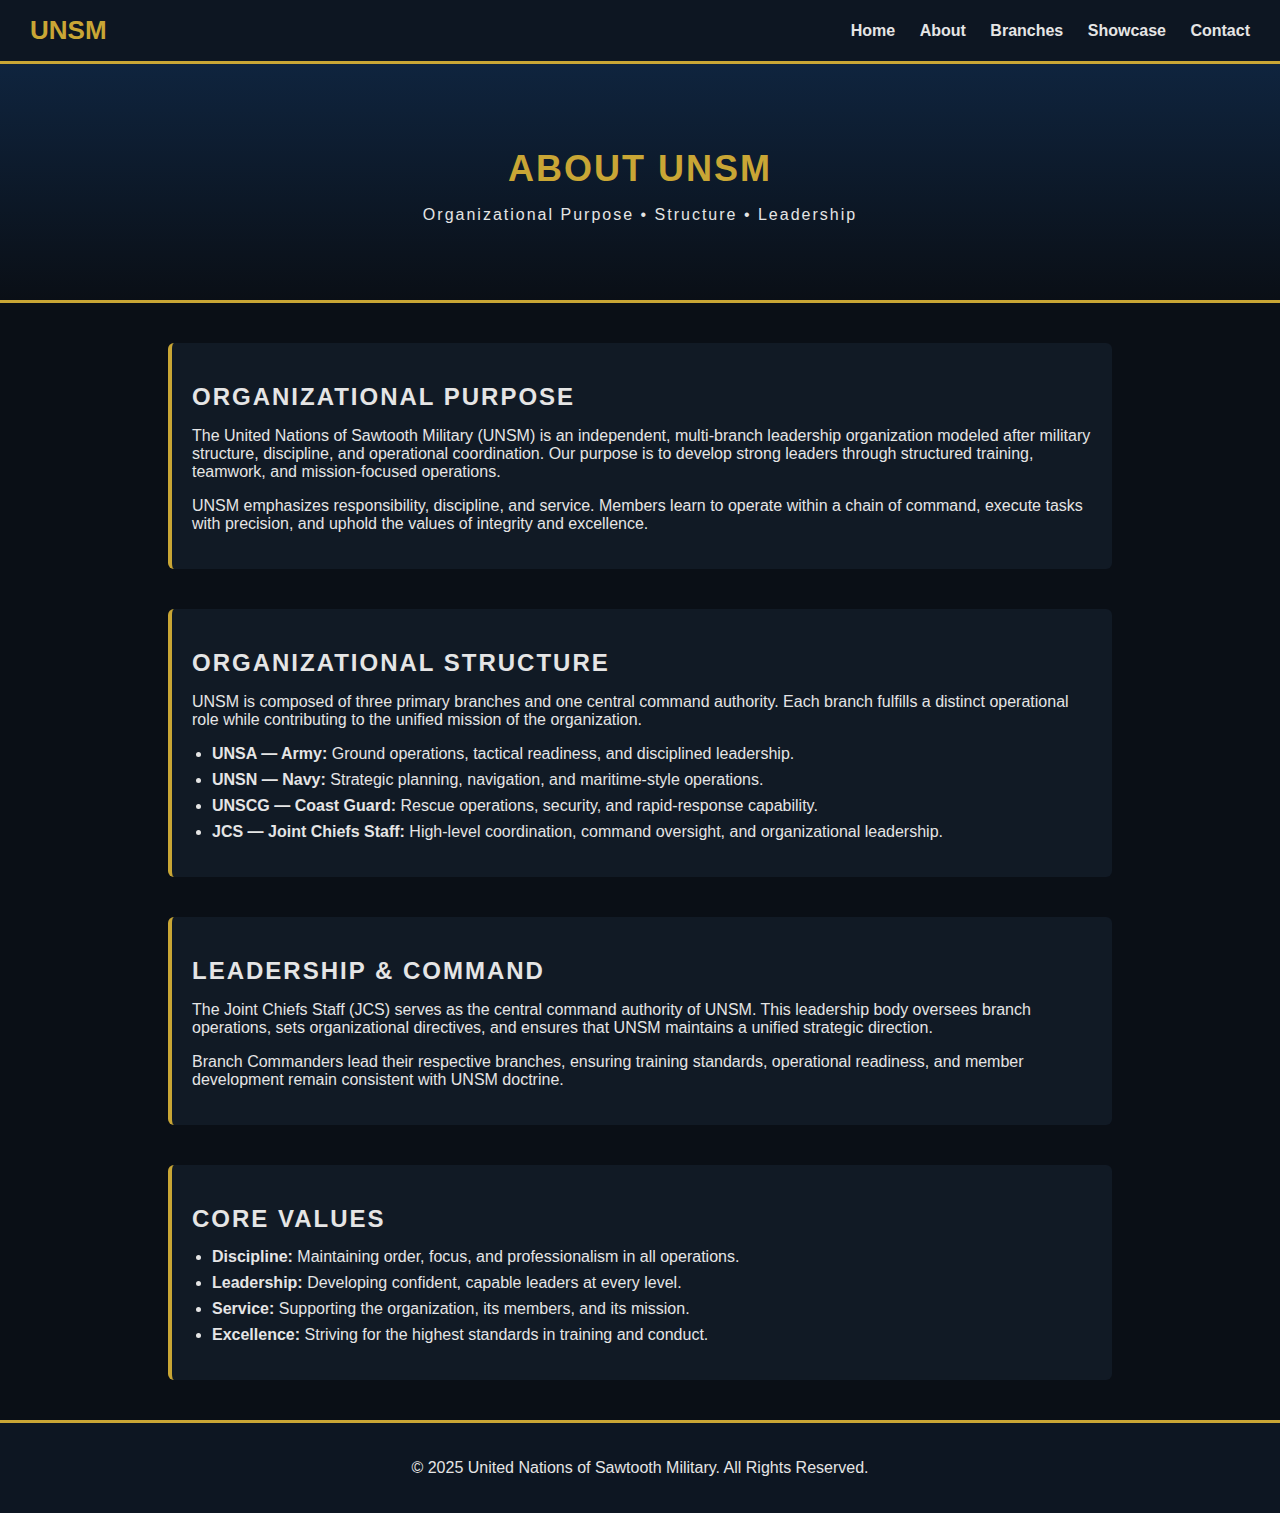
<file: about.html>
<!DOCTYPE html>
<html lang="en">
<head>
    <meta charset="UTF-8">
    <meta name="viewport" content="width=device-width, initial-scale=1.0">
    <title>About | United Nations of Sawtooth Military</title>
    <link rel="stylesheet" href="style.css">
</head>

<body>
    <header>
        <div class="logo">UNSM</div>
        <nav>
            <a href="index.html">Home</a>
            <a href="about.html" class="active">About</a>
            <a href="branches.html">Branches</a>
            <a href="showcase.html">Showcase</a>
            <a href="contact.html">Contact</a>
        </nav>
    </header>

    <section class="page-header">
        <h1>About UNSM</h1>
        <p>Organizational Purpose • Structure • Leadership</p>
    </section>

    <section class="about-section">
        <h2>Organizational Purpose</h2>
        <p>
            The United Nations of Sawtooth Military (UNSM) is an independent, multi‑branch leadership organization 
            modeled after military structure, discipline, and operational coordination. Our purpose is to develop 
            strong leaders through structured training, teamwork, and mission‑focused operations.
        </p>
        <p>
            UNSM emphasizes responsibility, discipline, and service. Members learn to operate within a chain of 
            command, execute tasks with precision, and uphold the values of integrity and excellence.
        </p>
    </section>

    <section class="about-section">
        <h2>Organizational Structure</h2>
        <p>
            UNSM is composed of three primary branches and one central command authority. Each branch fulfills a 
            distinct operational role while contributing to the unified mission of the organization.
        </p>

        <ul class="structure-list">
            <li><strong>UNSA — Army:</strong> Ground operations, tactical readiness, and disciplined leadership.</li>
            <li><strong>UNSN — Navy:</strong> Strategic planning, navigation, and maritime‑style operations.</li>
            <li><strong>UNSCG — Coast Guard:</strong> Rescue operations, security, and rapid‑response capability.</li>
            <li><strong>JCS — Joint Chiefs Staff:</strong> High‑level coordination, command oversight, and organizational leadership.</li>
        </ul>
    </section>

    <section class="about-section">
        <h2>Leadership & Command</h2>
        <p>
            The Joint Chiefs Staff (JCS) serves as the central command authority of UNSM. This leadership body 
            oversees branch operations, sets organizational directives, and ensures that UNSM maintains a unified 
            strategic direction.
        </p>
        <p>
            Branch Commanders lead their respective branches, ensuring training standards, operational readiness, 
            and member development remain consistent with UNSM doctrine.
        </p>
    </section>

    <section class="about-section">
        <h2>Core Values</h2>
        <ul class="structure-list">
            <li><strong>Discipline:</strong> Maintaining order, focus, and professionalism in all operations.</li>
            <li><strong>Leadership:</strong> Developing confident, capable leaders at every level.</li>
            <li><strong>Service:</strong> Supporting the organization, its members, and its mission.</li>
            <li><strong>Excellence:</strong> Striving for the highest standards in training and conduct.</li>
        </ul>
    </section>

    <footer>
        <p>© 2025 United Nations of Sawtooth Military. All Rights Reserved.</p>
    </footer>
</body>
</html>
</file>
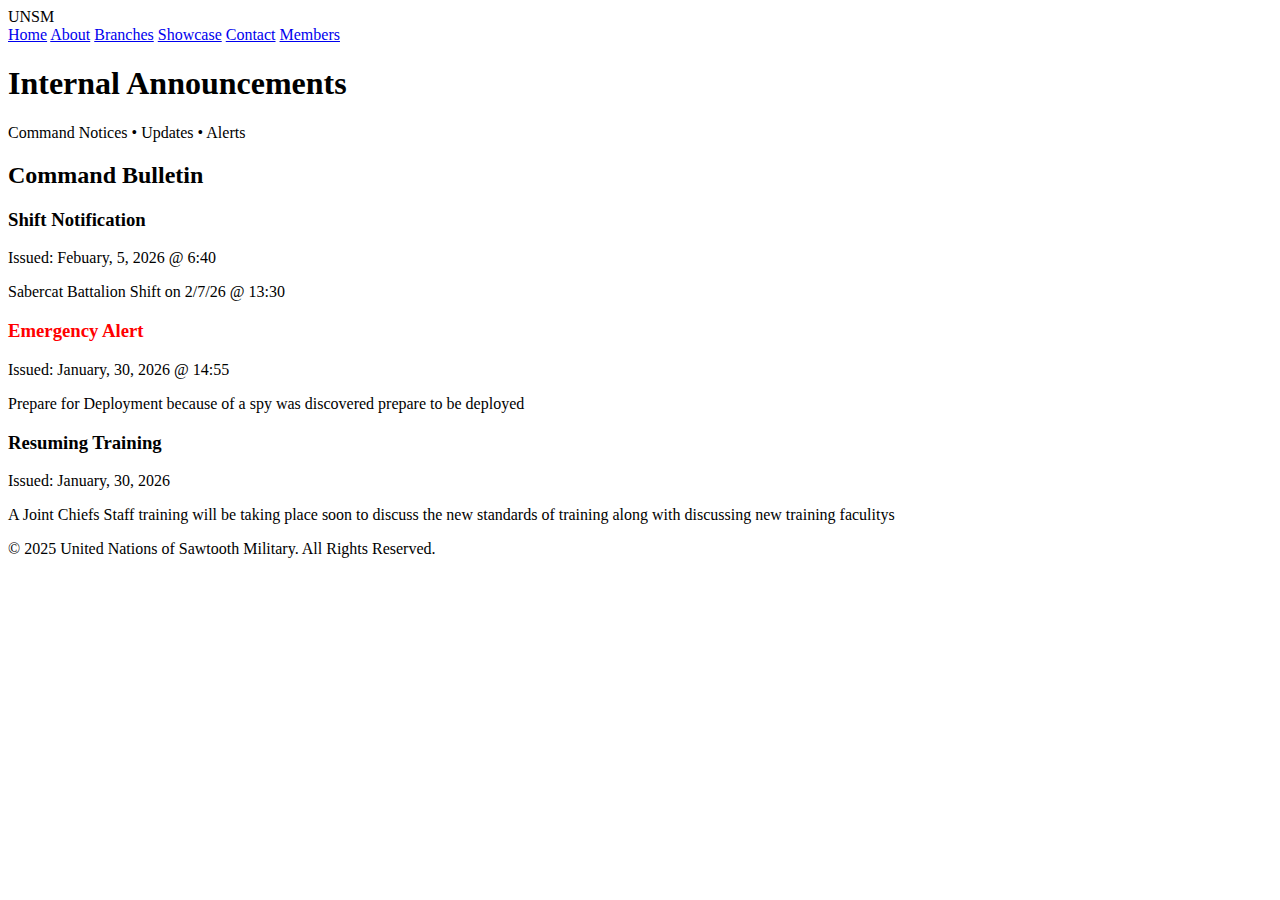
<file: announcements.html>
<!DOCTYPE html>
<html lang="en">
<head>
    <meta charset="UTF-8">
    <meta name="viewport" content="width=device-width, initial-scale=1.0">
    <title>Announcements | UNSM Members</title>
    <link rel="stylesheet" href="C:\Users\morch7526\OneDrive - West Ada School District\Club Website/style.css">
</head>

<body>
    <header>
        <div class="logo">UNSM</div>
        <nav>
            <a href="../index.html">Home</a>
            <a href="../about.html">About</a>
            <a href="../branches.html">Branches</a>
            <a href="../showcase.html">Showcase</a>
            <a href="../contact.html">Contact</a>
            <a href="index-member.html" class="active">Members</a>
        </nav>
    </header>

    <section class="page-header">
        <h1>Internal Announcements</h1>
        <p>Command Notices • Updates • Alerts</p>
    </section>

    <section class="announcement-section">
        <h2>Command Bulletin</h2>
        
        <div class="announcement-card">
<h3>Shift Notification</h3>
<p class="announcement-date">Issued: Febuary, 5, 2026 @ 6:40</p>
<p> Sabercat Battalion Shift on 2/7/26 @ 13:30 </p>
</div>

<div class="announcement-card">
<h3 style="color: red;">Emergency Alert</h3>
<p class="announcement-date">Issued: January, 30, 2026 @ 14:55</p>
<p> Prepare for Deployment because of a spy was discovered prepare to be deployed </p>
</div>

        <div class="announcement-card">
            <h3>Resuming Training</h3>
            <p class="announcement-date">Issued: January, 30, 2026</p>
            <p>
                A Joint Chiefs Staff training will be taking place soon to discuss the new standards of training along with discussing new training faculitys
            </p>
        </div>

       
    </section>

    <footer>
        <p>© 2025 United Nations of Sawtooth Military. All Rights Reserved.</p>
    </footer>
</body>
</html>
</file>
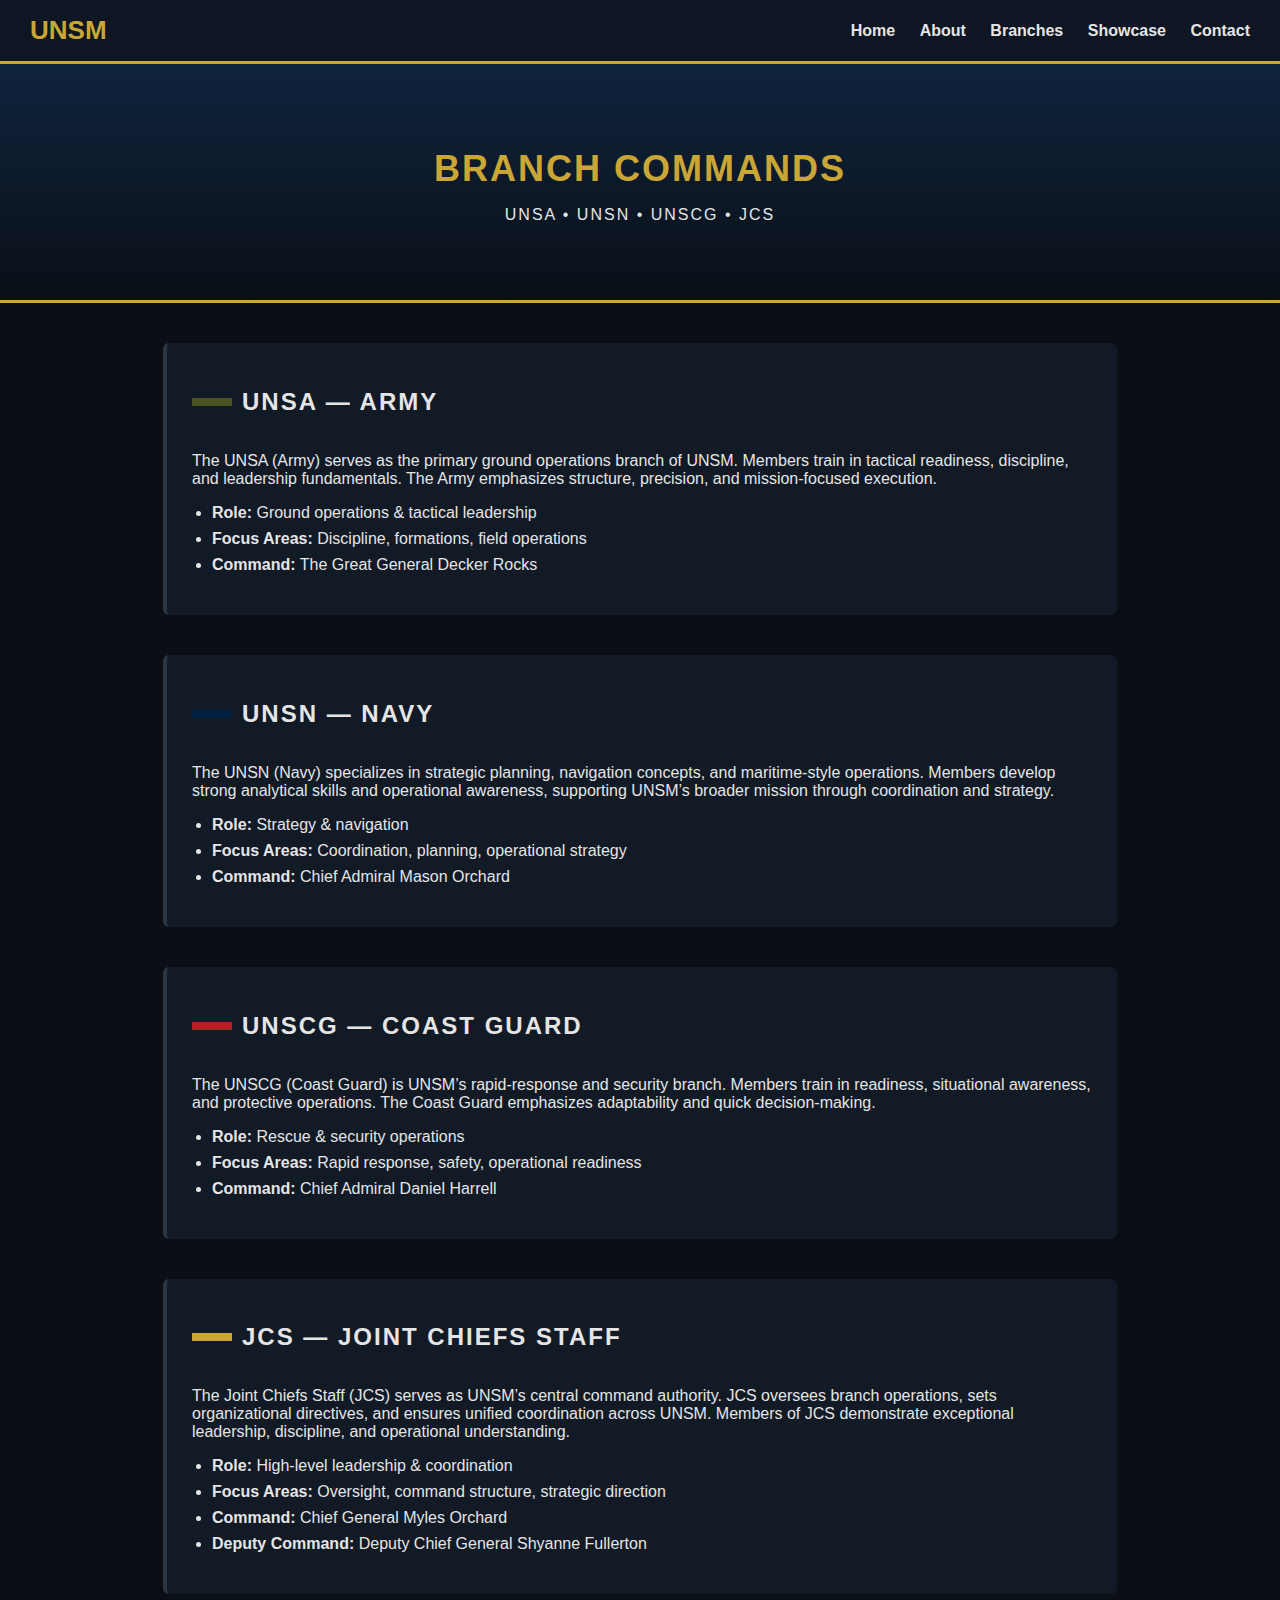
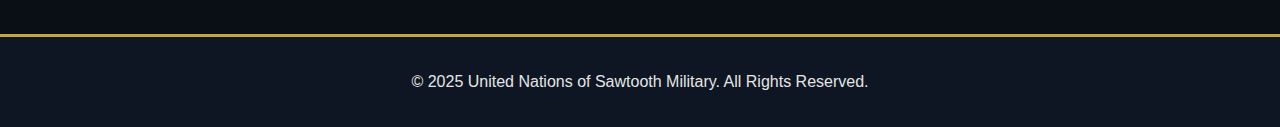
<file: branches.html>
<!DOCTYPE html>
<html lang="en">
<head>
    <meta charset="UTF-8">
    <meta name="viewport" content="width=device-width, initial-scale=1.0">
    <title>Branches | United Nations of Sawtooth Military</title>
    <link rel="stylesheet" href="style.css">
</head>

<body>
    <header>
        <div class="logo">UNSM</div>
        <nav>
            <a href="index.html">Home</a>
            <a href="about.html">About</a>
            <a href="branches.html" class="active">Branches</a>
            <a href="showcase.html">Showcase</a>
            <a href="contact.html">Contact</a>
        </nav>
    </header>

    <section class="page-header">
        <h1>Branch Commands</h1>
        <p>UNSA • UNSN • UNSCG • JCS</p>
    </section>

    <!-- Army -->
    <section class="branch-section army">
        <div class="branch-title">
            <div class="stripe army-stripe"></div>
            <h2>UNSA — Army</h2>
        </div>
        <p>
            The UNSA (Army) serves as the primary ground operations branch of UNSM. Members train in tactical 
            readiness, discipline, and leadership fundamentals. The Army emphasizes structure, precision, and 
            mission‑focused execution.
        </p>

        <ul class="branch-list">
            <li><strong>Role:</strong> Ground operations & tactical leadership</li>
            <li><strong>Focus Areas:</strong> Discipline, formations, field operations</li>
            <li><strong>Command:</strong> The Great General Decker Rocks</li>
        </ul>
    </section>

    <!-- Navy -->
    <section class="branch-section navy">
        <div class="branch-title">
            <div class="stripe navy-stripe"></div>
            <h2>UNSN — Navy</h2>
        </div>
        <p>
            The UNSN (Navy) specializes in strategic planning, navigation concepts, and maritime‑style operations. 
            Members develop strong analytical skills and operational awareness, supporting UNSM’s broader mission 
            through coordination and strategy.
        </p>

        <ul class="branch-list">
            <li><strong>Role:</strong> Strategy & navigation</li>
            <li><strong>Focus Areas:</strong> Coordination, planning, operational strategy</li>
            <li><strong>Command:</strong> Chief Admiral Mason Orchard</li>
        </ul>
    </section>

    <!-- Coast Guard -->
    <section class="branch-section coastguard">
        <div class="branch-title">
            <div class="stripe coastguard-stripe"></div>
            <h2>UNSCG — Coast Guard</h2>
        </div>
        <p>
            The UNSCG (Coast Guard) is UNSM’s rapid‑response and security branch. Members train in readiness, 
            situational awareness, and protective operations. The Coast Guard emphasizes adaptability and 
            quick decision‑making.
        </p>

        <ul class="branch-list">
            <li><strong>Role:</strong> Rescue & security operations</li>
            <li><strong>Focus Areas:</strong> Rapid response, safety, operational readiness</li>
            <li><strong>Command:</strong> Chief Admiral Daniel Harrell</li>
        </ul>
    </section>

    <!-- JCS -->
    <section class="branch-section jcs">
        <div class="branch-title">
            <div class="stripe jcs-stripe"></div>
            <h2>JCS — Joint Chiefs Staff</h2>
        </div>
        <p>
            The Joint Chiefs Staff (JCS) serves as UNSM’s central command authority. JCS oversees branch operations, 
            sets organizational directives, and ensures unified coordination across UNSM. Members of JCS demonstrate 
            exceptional leadership, discipline, and operational understanding.
        </p>

        <ul class="branch-list">
            <li><strong>Role:</strong> High‑level leadership & coordination</li>
            <li><strong>Focus Areas:</strong> Oversight, command structure, strategic direction</li>
            <li><strong>Command:</strong> Chief General Myles Orchard</li>
	    <li><strong>Deputy Command:</strong> Deputy Chief General Shyanne Fullerton</li>
        </ul>
    </section>

    <footer>
        <p>© 2025 United Nations of Sawtooth Military. All Rights Reserved.</p>
    </footer>
</body>
</html>
</file>
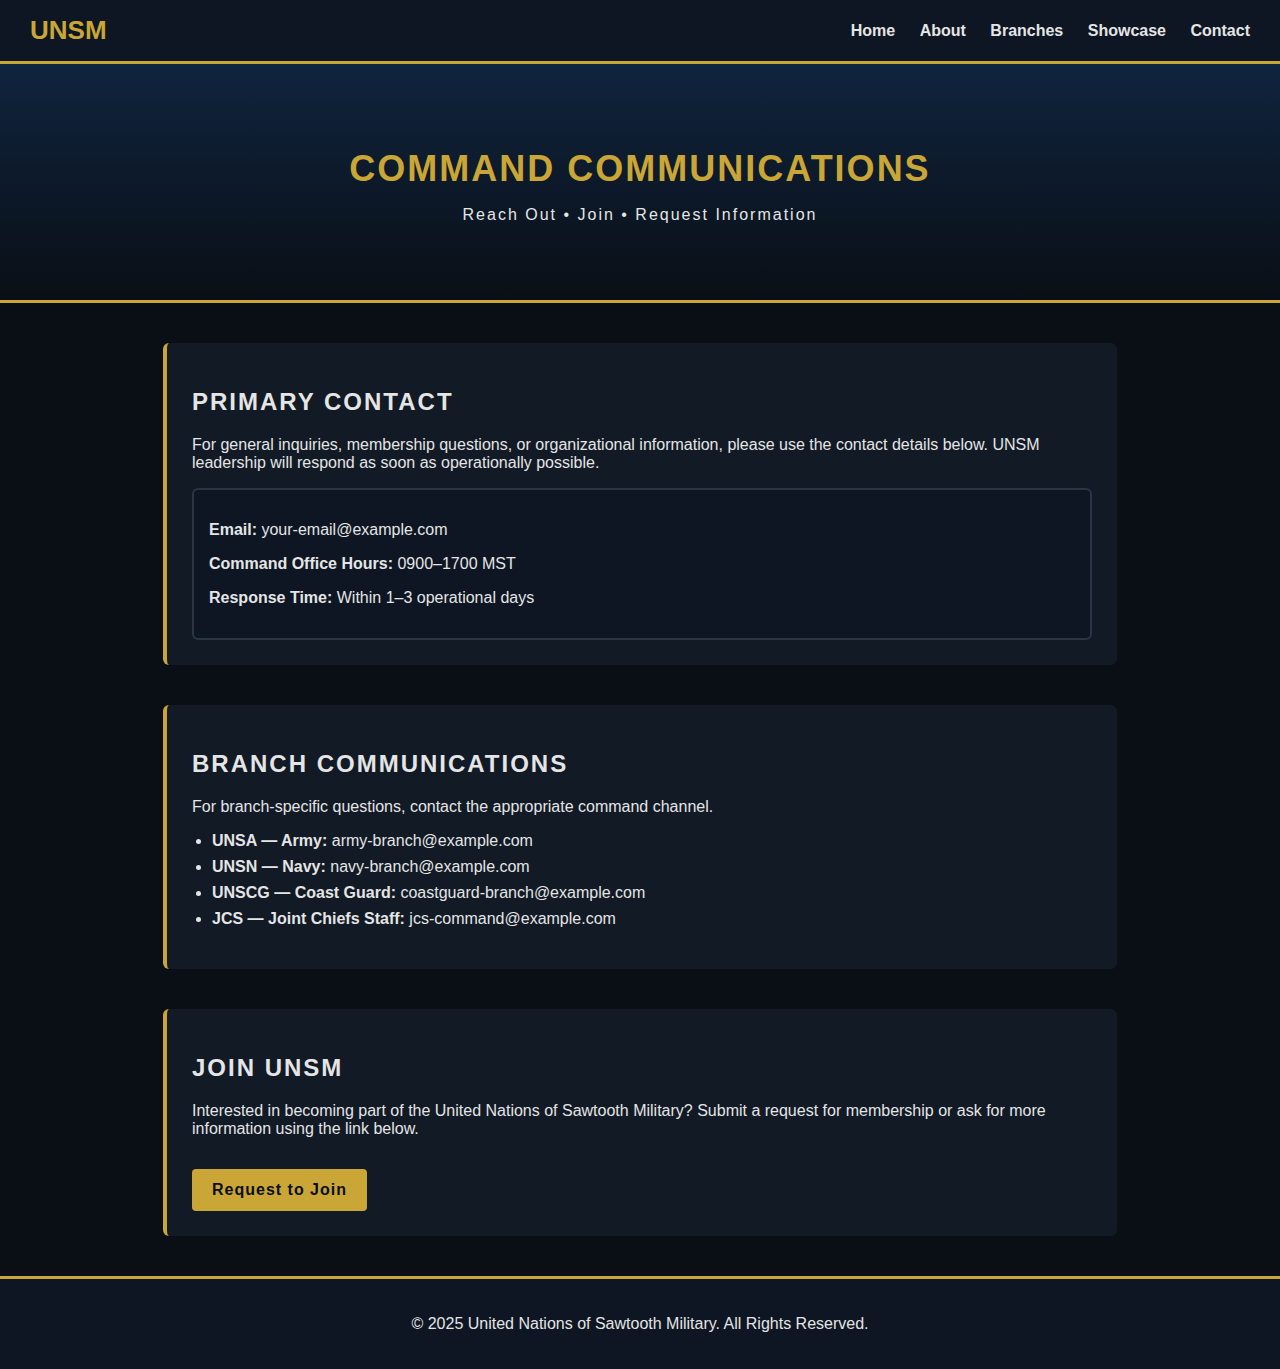
<file: contact.html>
<!DOCTYPE html>
<html lang="en">
<head>
    <meta charset="UTF-8">
    <meta name="viewport" content="width=device-width, initial-scale=1.0">
    <title>Contact | United Nations of Sawtooth Military</title>
    <link rel="stylesheet" href="style.css">
</head>

<body>
    <header>
        <div class="logo">UNSM</div>
        <nav>
            <a href="index.html">Home</a>
            <a href="about.html">About</a>
            <a href="branches.html">Branches</a>
            <a href="showcase.html">Showcase</a>
            <a href="contact.html" class="active">Contact</a>
        </nav>
    </header>

    <section class="page-header">
        <h1>Command Communications</h1>
        <p>Reach Out • Join • Request Information</p>
    </section>

    <section class="contact-section">
        <h2>Primary Contact</h2>
        <p>
            For general inquiries, membership questions, or organizational information, please use the contact 
            details below. UNSM leadership will respond as soon as operationally possible.
        </p>

        <div class="contact-box">
            <p><strong>Email:</strong> your-email@example.com</p>
            <p><strong>Command Office Hours:</strong> 0900–1700 MST</p>
            <p><strong>Response Time:</strong> Within 1–3 operational days</p>
        </div>
    </section>

    <section class="contact-section">
        <h2>Branch Communications</h2>
        <p>For branch‑specific questions, contact the appropriate command channel.</p>

        <ul class="contact-list">
            <li><strong>UNSA — Army:</strong> army-branch@example.com</li>
            <li><strong>UNSN — Navy:</strong> navy-branch@example.com</li>
            <li><strong>UNSCG — Coast Guard:</strong> coastguard-branch@example.com</li>
            <li><strong>JCS — Joint Chiefs Staff:</strong> jcs-command@example.com</li>
        </ul>
    </section>

    <section class="contact-section">
        <h2>Join UNSM</h2>
        <p>
            Interested in becoming part of the United Nations of Sawtooth Military? Submit a request for 
            membership or ask for more information using the link below.
        </p>

        <a class="join-button" href="#" target="_blank">Request to Join</a>
    </section>

    <footer>
        <p>© 2025 United Nations of Sawtooth Military. All Rights Reserved.</p>
    </footer>
</body>
</html>
</file>
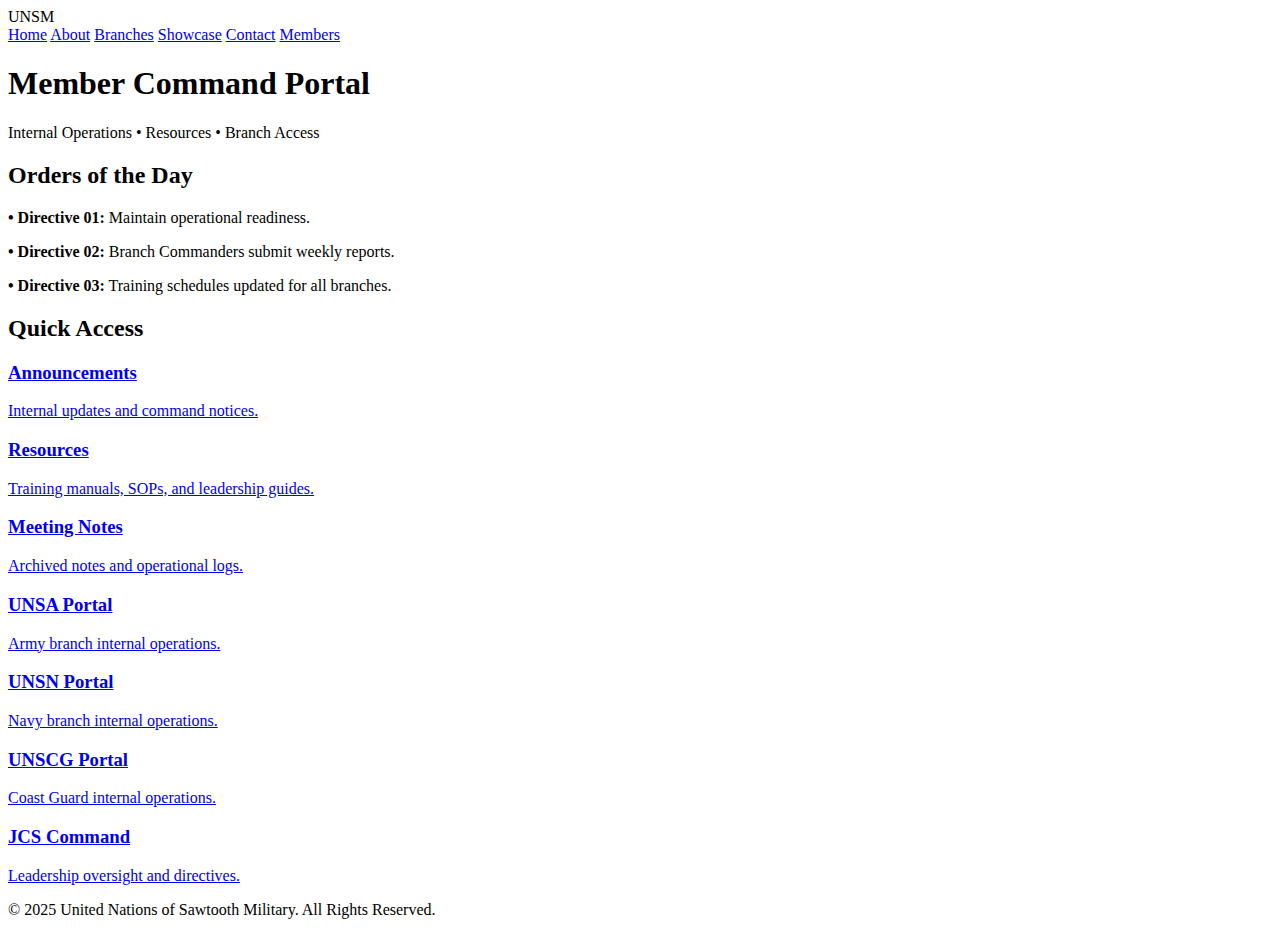
<file: index-member.html>
<!DOCTYPE html>
<html lang="en">
<head>
    <meta charset="UTF-8">
    <meta name="viewport" content="width=device-width, initial-scale=1.0">
    <title>Member Dashboard | UNSM</title>
    <link rel="stylesheet" href="C:\Users\morch7526\OneDrive - West Ada School District\Club Website/style.css">
</head>

<body>
    <header>
        <div class="logo">UNSM</div>
        <nav>
            <a href="../index.html">Home</a>
            <a href="../about.html">About</a>
            <a href="../branches.html">Branches</a>
            <a href="../showcase.html">Showcase</a>
            <a href="../contact.html">Contact</a>
            <a href="index.html" class="active">Members</a>
        </nav>
    </header>

    <section class="page-header">
        <h1>Member Command Portal</h1>
        <p>Internal Operations • Resources • Branch Access</p>
    </section>

    <section class="member-dashboard">
        <h2>Orders of the Day</h2>
        <div class="orders-box">
            <p><strong>• Directive 01:</strong> Maintain operational readiness.</p>
            <p><strong>• Directive 02:</strong> Branch Commanders submit weekly reports.</p>
            <p><strong>• Directive 03:</strong> Training schedules updated for all branches.</p>
        </div>
    </section>

    <section class="member-dashboard">
        <h2>Quick Access</h2>
        <div class="member-grid">

            <a class="member-card" href="announcements.html">
                <h3>Announcements</h3>
                <p>Internal updates and command notices.</p>
            </a>

            <a class="member-card" href="resources.html">
                <h3>Resources</h3>
                <p>Training manuals, SOPs, and leadership guides.</p>
            </a>

            <a class="member-card" href="notes.html">
                <h3>Meeting Notes</h3>
                <p>Archived notes and operational logs.</p>
            </a>

            <a class="member-card" href="unsa.html">
                <h3>UNSA Portal</h3>
                <p>Army branch internal operations.</p>
            </a>

            <a class="member-card" href="unsn.html">
                <h3>UNSN Portal</h3>
                <p>Navy branch internal operations.</p>
            </a>

            <a class="member-card" href="unscg.html">
                <h3>UNSCG Portal</h3>
                <p>Coast Guard internal operations.</p>
            </a>

            <a class="member-card" href="jcs.html">
                <h3>JCS Command</h3>
                <p>Leadership oversight and directives.</p>
            </a>

        </div>
    </section>

    <footer>
        <p>© 2025 United Nations of Sawtooth Military. All Rights Reserved.</p>
    </footer>
</body>
</html>
</file>
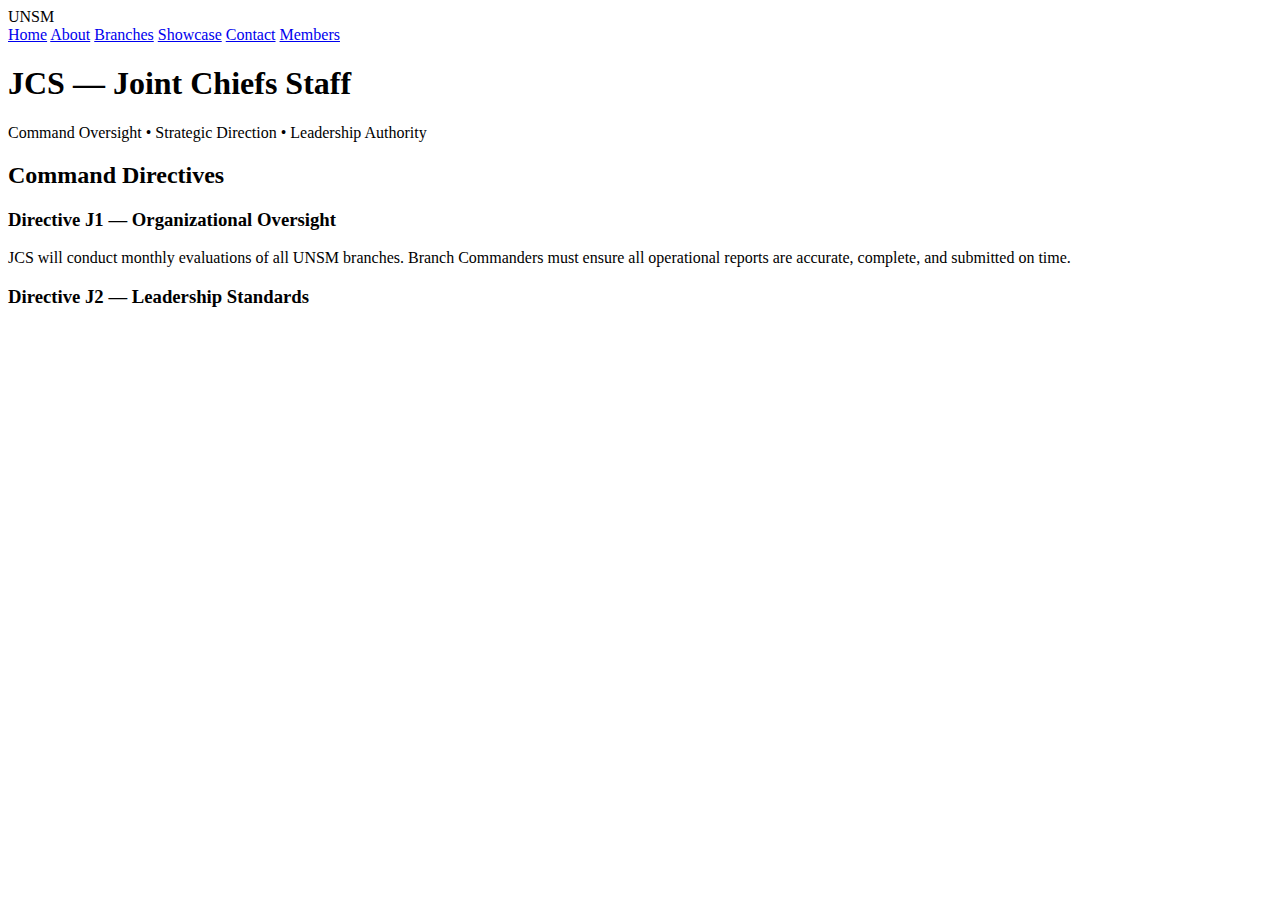
<file: jcs.html>
<!DOCTYPE html>
<html lang="en">
<head>
    <meta charset="UTF-8">
    <meta name="viewport" content="width=device-width, initial-scale=1.0">
    <title>JCS Command | UNSM Members</title>
    <link rel="stylesheet" href="C:\Users\morch7526\OneDrive - West Ada School District\Club Website/style.css">
</head>

<body>
    <header>
        <div class="logo">UNSM</div>
        <nav>
            <a href="../index.html">Home</a>
            <a href="../about.html">About</a>
            <a href="../branches.html">Branches</a>
            <a href="../showcase.html">Showcase</a>
            <a href="../contact.html">Contact</a>
            <a href="index.html" class="active">Members</a>
        </nav>
    </header>

    <section class="page-header jcs-header">
        <h1>JCS — Joint Chiefs Staff</h1>
        <p>Command Oversight • Strategic Direction • Leadership Authority</p>
    </section>

    <!-- DIRECTIVES -->
    <section class="branch-internal">
        <h2>Command Directives</h2>

        <div class="internal-card jcs-border">
            <h3>Directive J1 — Organizational Oversight</h3>
            <p>
                JCS will conduct monthly evaluations of all UNSM branches. Branch Commanders must ensure all 
                operational reports are accurate, complete, and submitted on time.
            </p>
        </div>

        <div class="internal-card jcs-border">
            <h3>Directive J2 — Leadership Standards</h3>
            <p>
</file>
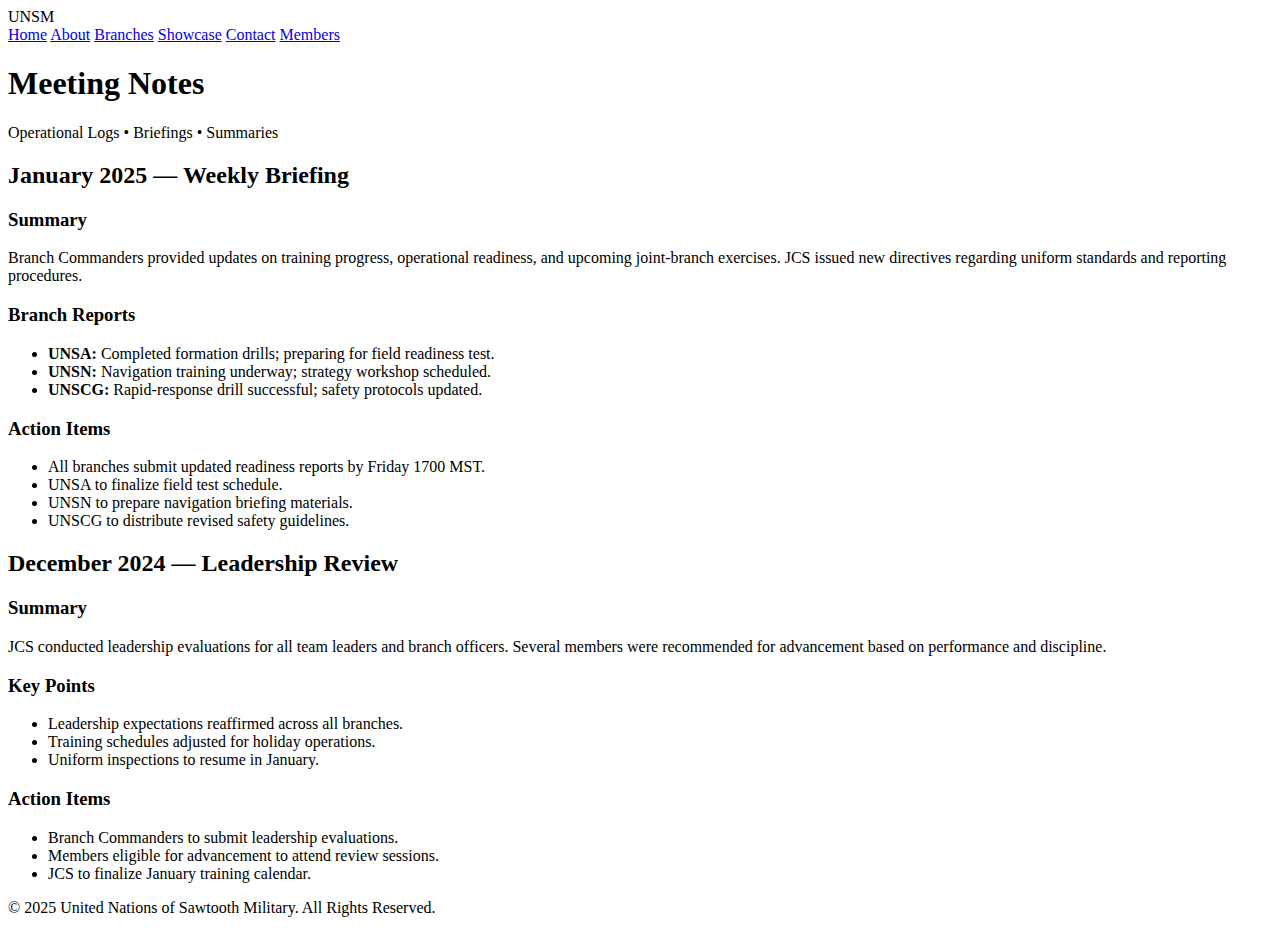
<file: notes.html>
<!DOCTYPE html>
<html lang="en">
<head>
    <meta charset="UTF-8">
    <meta name="viewport" content="width=device-width, initial-scale=1.0">
    <title>Meeting Notes | UNSM Members</title>
    <link rel="stylesheet" href="C:\Users\morch7526\OneDrive - West Ada School District\Club Website/style.css">
</head>

<body>
    <header>
        <div class="logo">UNSM</div>
        <nav>
            <a href="../index.html">Home</a>
            <a href="../about.html">About</a>
            <a href="../branches.html">Branches</a>
            <a href="../showcase.html">Showcase</a>
            <a href="../contact.html">Contact</a>
            <a href="index-member.html" class="active">Members</a>
        </nav>
    </header>

    <section class="page-header">
        <h1>Meeting Notes</h1>
        <p>Operational Logs • Briefings • Summaries</p>
    </section>

    <section class="notes-section">
        <h2>January 2025 — Weekly Briefing</h2>

        <div class="notes-card">
            <h3>Summary</h3>
            <p>
                Branch Commanders provided updates on training progress, operational readiness, and upcoming 
                joint‑branch exercises. JCS issued new directives regarding uniform standards and reporting procedures.
            </p>
        </div>

        <div class="notes-card">
            <h3>Branch Reports</h3>
            <ul class="notes-list">
                <li><strong>UNSA:</strong> Completed formation drills; preparing for field readiness test.</li>
                <li><strong>UNSN:</strong> Navigation training underway; strategy workshop scheduled.</li>
                <li><strong>UNSCG:</strong> Rapid‑response drill successful; safety protocols updated.</li>
            </ul>
        </div>

        <div class="notes-card">
            <h3>Action Items</h3>
            <ul class="notes-list">
                <li>All branches submit updated readiness reports by Friday 1700 MST.</li>
                <li>UNSA to finalize field test schedule.</li>
                <li>UNSN to prepare navigation briefing materials.</li>
                <li>UNSCG to distribute revised safety guidelines.</li>
            </ul>
        </div>
    </section>

    <section class="notes-section">
        <h2>December 2024 — Leadership Review</h2>

        <div class="notes-card">
            <h3>Summary</h3>
            <p>
                JCS conducted leadership evaluations for all team leaders and branch officers. Several members were 
                recommended for advancement based on performance and discipline.
            </p>
        </div>

        <div class="notes-card">
            <h3>Key Points</h3>
            <ul class="notes-list">
                <li>Leadership expectations reaffirmed across all branches.</li>
                <li>Training schedules adjusted for holiday operations.</li>
                <li>Uniform inspections to resume in January.</li>
            </ul>
        </div>

        <div class="notes-card">
            <h3>Action Items</h3>
            <ul class="notes-list">
                <li>Branch Commanders to submit leadership evaluations.</li>
                <li>Members eligible for advancement to attend review sessions.</li>
                <li>JCS to finalize January training calendar.</li>
            </ul>
        </div>
    </section>

    <footer>
        <p>© 2025 United Nations of Sawtooth Military. All Rights Reserved.</p>
    </footer>
</body>
</html>
</file>
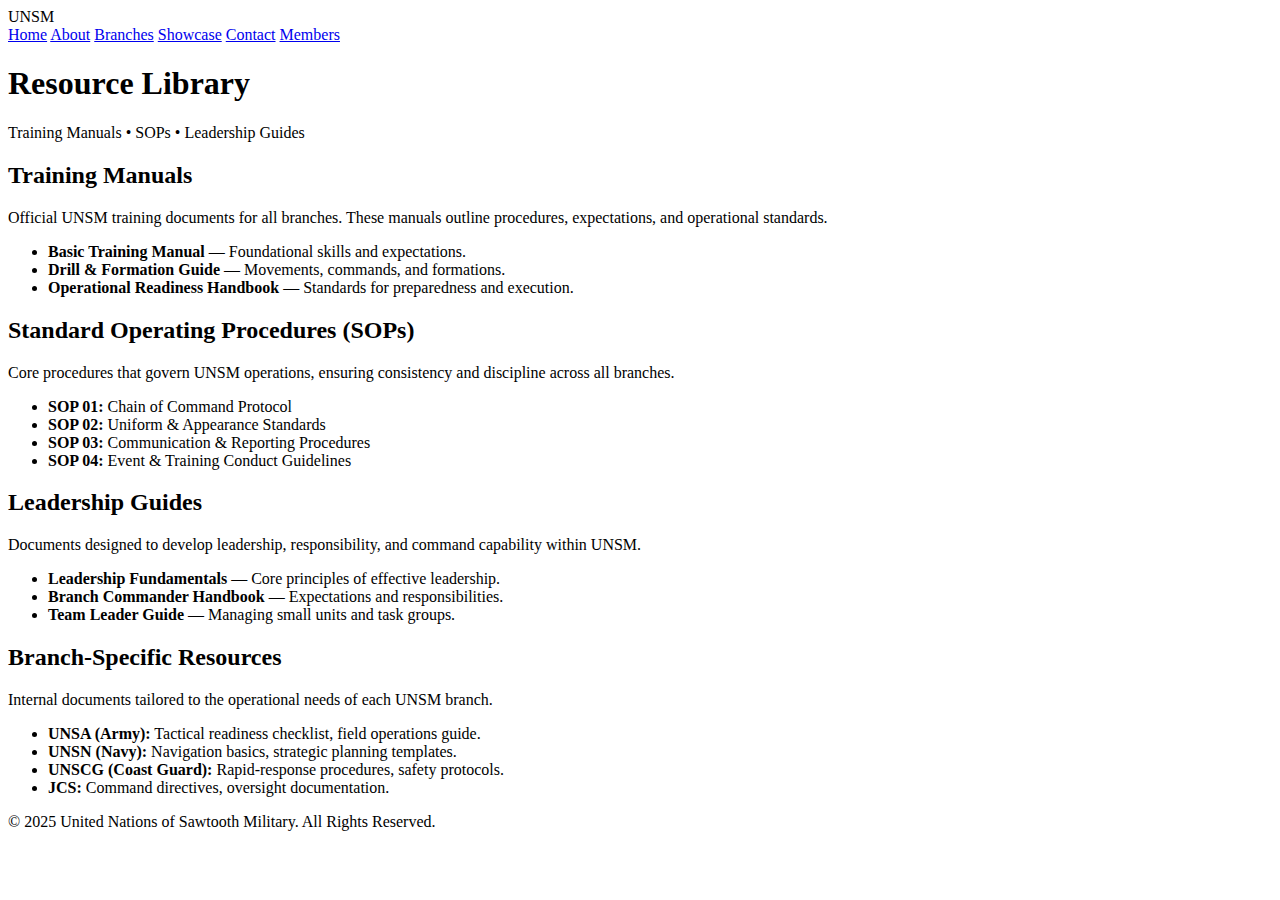
<file: resources.html>
<!DOCTYPE html>
<html lang="en">
<head>
    <meta charset="UTF-8">
    <meta name="viewport" content="width=device-width, initial-scale=1.0">
    <title>Resources | UNSM Members</title>
    <link rel="stylesheet" href="C:\Users\morch7526\OneDrive - West Ada School District\Club Website/style.css">
</head>

<body>
    <header>
        <div class="logo">UNSM</div>
        <nav>
            <a href="../index.html">Home</a>
            <a href="../about.html">About</a>
            <a href="../branches.html">Branches</a>
            <a href="../showcase.html">Showcase</a>
            <a href="../contact.html">Contact</a>
            <a href="index.html" class="active">Members</a>
        </nav>
    </header>

    <section class="page-header">
        <h1>Resource Library</h1>
        <p>Training Manuals • SOPs • Leadership Guides</p>
    </section>

    <!-- Training Manuals -->
    <section class="resource-section">
        <h2>Training Manuals</h2>
        <p class="resource-desc">
            Official UNSM training documents for all branches. These manuals outline procedures, expectations, and 
            operational standards.
        </p>

        <ul class="resource-list">
            <li><strong>Basic Training Manual</strong> — Foundational skills and expectations.</li>
            <li><strong>Drill & Formation Guide</strong> — Movements, commands, and formations.</li>
            <li><strong>Operational Readiness Handbook</strong> — Standards for preparedness and execution.</li>
        </ul>
    </section>

    <!-- SOPs -->
    <section class="resource-section">
        <h2>Standard Operating Procedures (SOPs)</h2>
        <p class="resource-desc">
            Core procedures that govern UNSM operations, ensuring consistency and discipline across all branches.
        </p>

        <ul class="resource-list">
            <li><strong>SOP 01:</strong> Chain of Command Protocol</li>
            <li><strong>SOP 02:</strong> Uniform & Appearance Standards</li>
            <li><strong>SOP 03:</strong> Communication & Reporting Procedures</li>
            <li><strong>SOP 04:</strong> Event & Training Conduct Guidelines</li>
        </ul>
    </section>

    <!-- Leadership Guides -->
    <section class="resource-section">
        <h2>Leadership Guides</h2>
        <p class="resource-desc">
            Documents designed to develop leadership, responsibility, and command capability within UNSM.
        </p>

        <ul class="resource-list">
            <li><strong>Leadership Fundamentals</strong> — Core principles of effective leadership.</li>
            <li><strong>Branch Commander Handbook</strong> — Expectations and responsibilities.</li>
            <li><strong>Team Leader Guide</strong> — Managing small units and task groups.</li>
        </ul>
    </section>

    <!-- Branch-Specific Resources -->
    <section class="resource-section">
        <h2>Branch-Specific Resources</h2>
        <p class="resource-desc">
            Internal documents tailored to the operational needs of each UNSM branch.
        </p>

        <ul class="resource-list">
            <li><strong>UNSA (Army):</strong> Tactical readiness checklist, field operations guide.</li>
            <li><strong>UNSN (Navy):</strong> Navigation basics, strategic planning templates.</li>
            <li><strong>UNSCG (Coast Guard):</strong> Rapid-response procedures, safety protocols.</li>
            <li><strong>JCS:</strong> Command directives, oversight documentation.</li>
        </ul>
    </section>

    <footer>
        <p>© 2025 United Nations of Sawtooth Military. All Rights Reserved.</p>
    </footer>
</body>
</html>
</file>
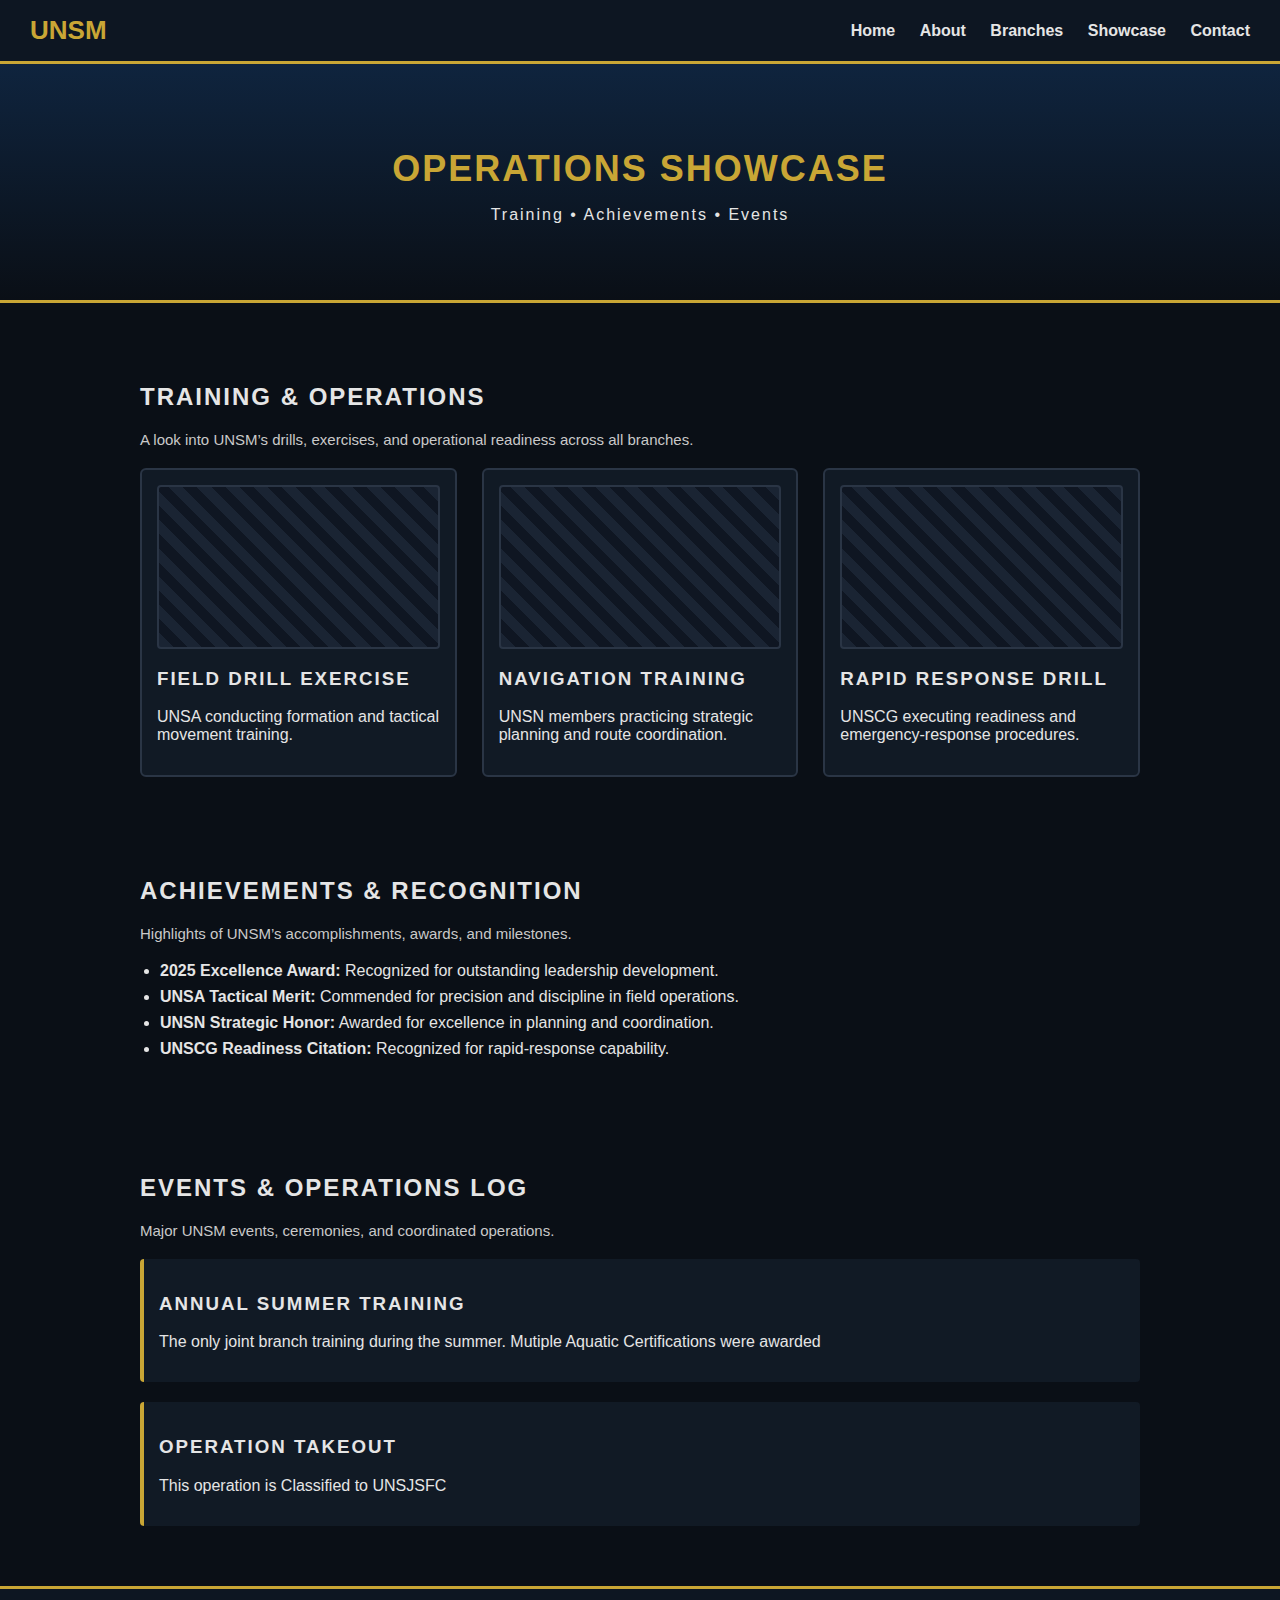
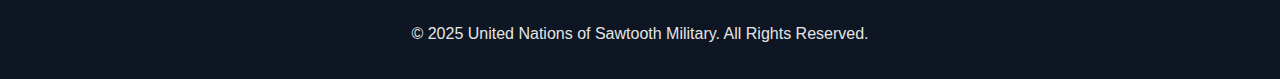
<file: showcase.html>
<!DOCTYPE html>
<html lang="en">
<head>
    <meta charset="UTF-8">
    <meta name="viewport" content="width=device-width, initial-scale=1.0">
    <title>Showcase | United Nations of Sawtooth Military</title>
    <link rel="stylesheet" href="style.css">
</head>

<body>
    <header>
        <div class="logo">UNSM</div>
        <nav>
            <a href="index.html">Home</a>
            <a href="about.html">About</a>
            <a href="branches.html">Branches</a>
            <a href="showcase.html" class="active">Showcase</a>
            <a href="contact.html">Contact</a>
        </nav>
    </header>

    <section class="page-header">
        <h1>Operations Showcase</h1>
        <p>Training • Achievements • Events</p>
    </section>

    <!-- Gallery Section -->
    <section class="showcase-section">
        <h2>Training & Operations</h2>
        <p class="section-desc">
            A look into UNSM’s drills, exercises, and operational readiness across all branches.
        </p>

        <div class="gallery-grid">
            <div class="gallery-card">
                <div class="gallery-img placeholder"></div>
                <h3>Field Drill Exercise</h3>
                <p>UNSA conducting formation and tactical movement training.</p>
            </div>

            <div class="gallery-card">
                <div class="gallery-img placeholder"></div>
                <h3>Navigation Training</h3>
                <p>UNSN members practicing strategic planning and route coordination.</p>
            </div>

            <div class="gallery-card">
                <div class="gallery-img placeholder"></div>
                <h3>Rapid Response Drill</h3>
                <p>UNSCG executing readiness and emergency‑response procedures.</p>
            </div>
        </div>
    </section>

    <!-- Achievements Section -->
    <section class="showcase-section">
        <h2>Achievements & Recognition</h2>
        <p class="section-desc">
            Highlights of UNSM’s accomplishments, awards, and milestones.
        </p>

        <ul class="achievement-list">
            <li><strong>2025 Excellence Award:</strong> Recognized for outstanding leadership development.</li>
            <li><strong>UNSA Tactical Merit:</strong> Commended for precision and discipline in field operations.</li>
            <li><strong>UNSN Strategic Honor:</strong> Awarded for excellence in planning and coordination.</li>
            <li><strong>UNSCG Readiness Citation:</strong> Recognized for rapid‑response capability.</li>
        </ul>
    </section>

    <!-- Events Section -->
    <section class="showcase-section">
        <h2>Events & Operations Log</h2>
        <p class="section-desc">
            Major UNSM events, ceremonies, and coordinated operations.
        </p>

        <div class="event-log">
            <div class="event-entry">
                <h3>Annual Summer Training</h3>
                <p>The only joint branch training during the summer. Mutiple Aquatic Certifications were awarded </p>
            </div>
	    <div class="event-entry">
<h3>Operation Takeout</h3>
<p>This operation is Classified to UNSJSFC</p>
</p>


        </div>
    </section>

    <footer>
        <p>© 2025 United Nations of Sawtooth Military. All Rights Reserved.</p>
    </footer>
</body>
</html>
</file>
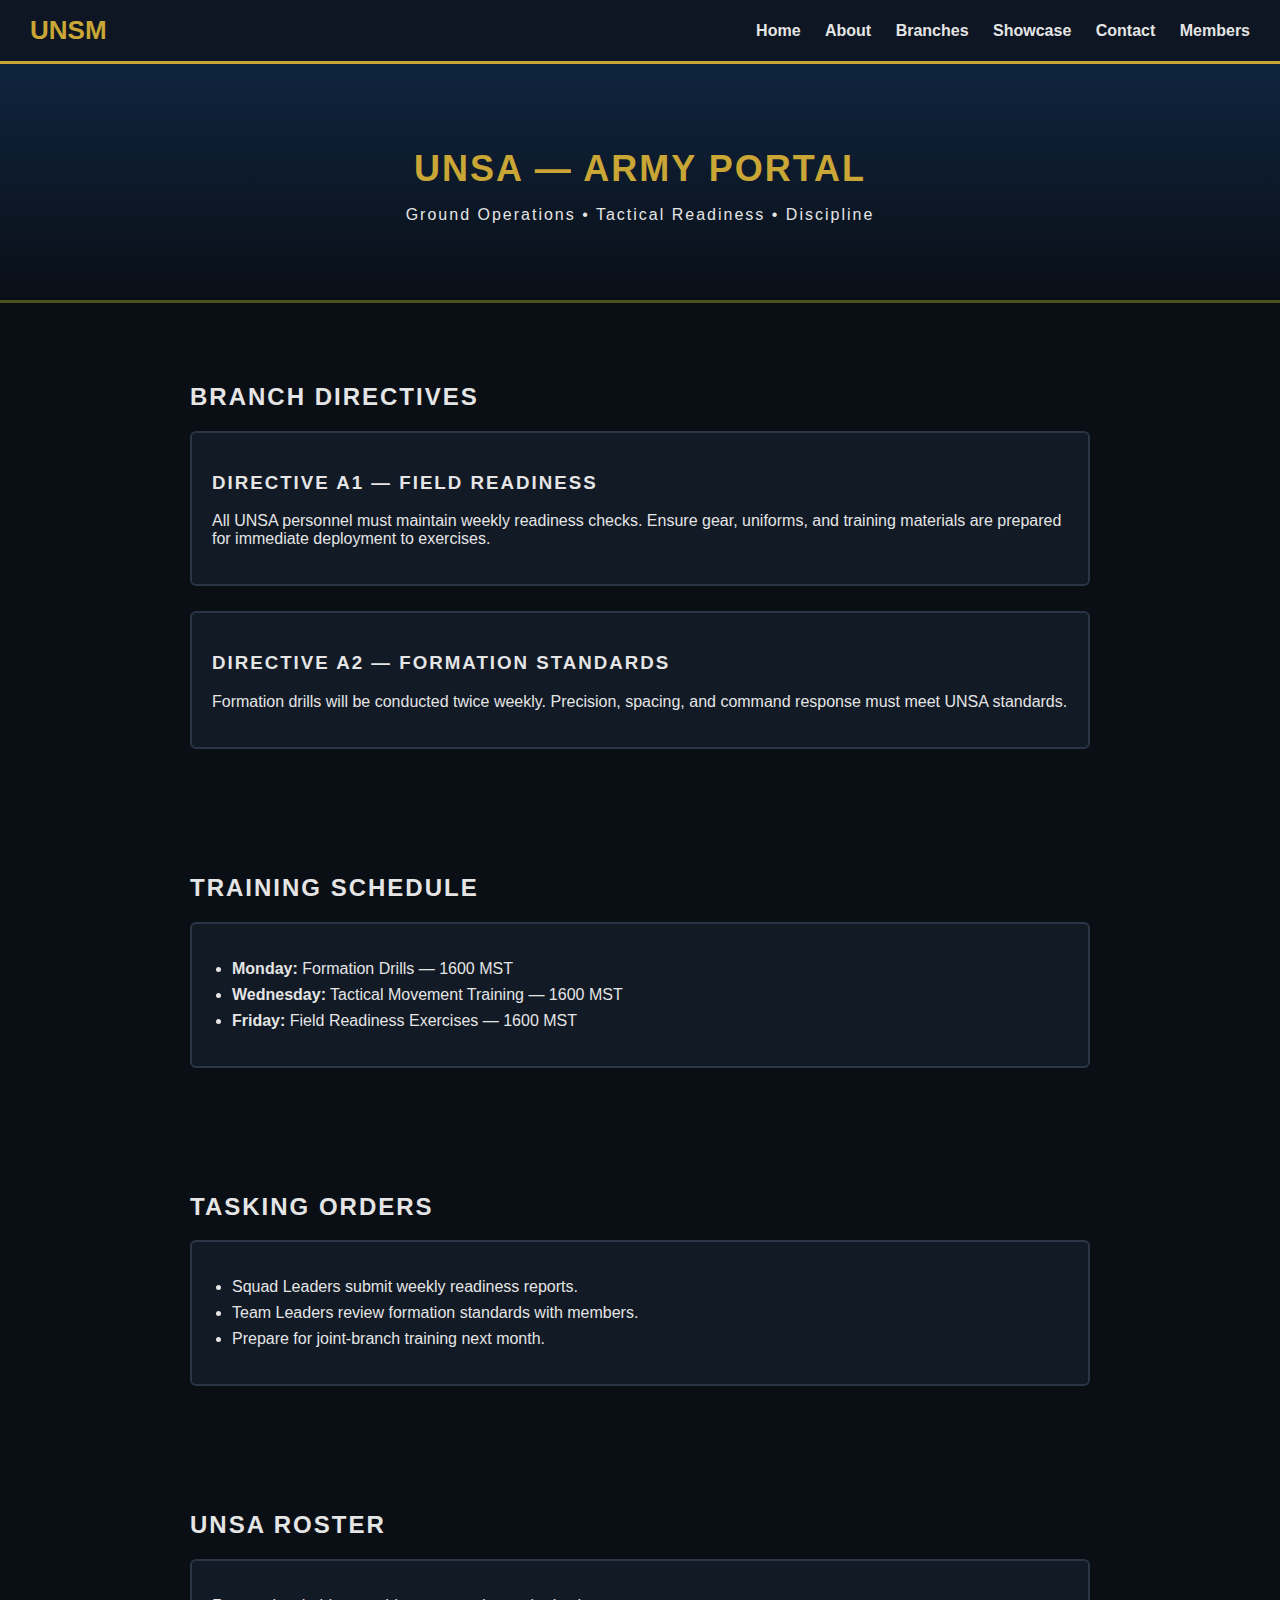
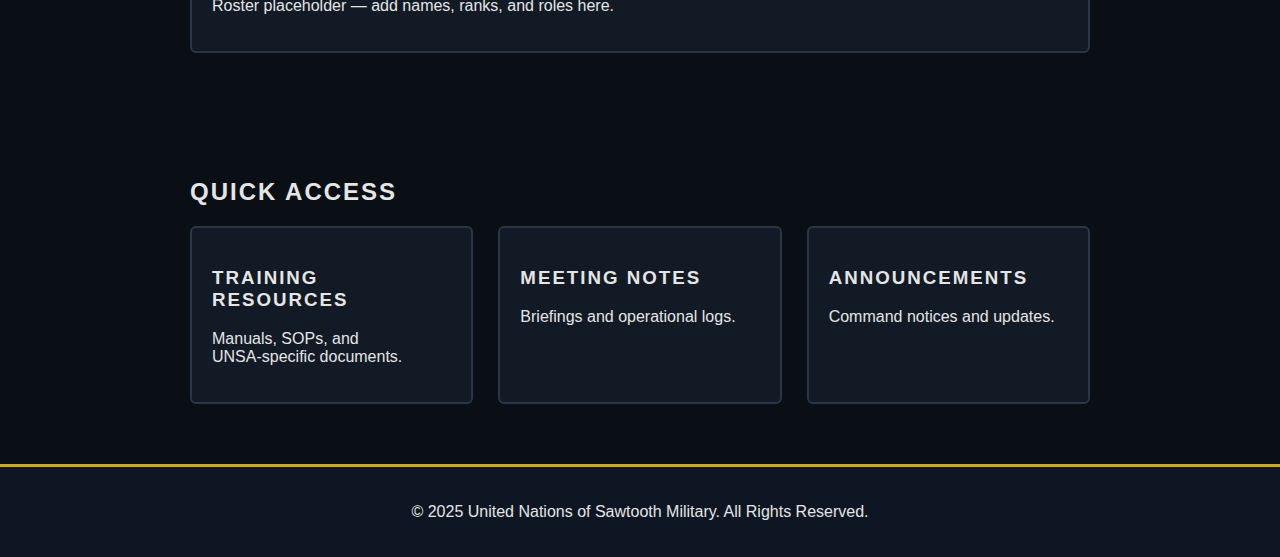
<file: unsa.html>
<!DOCTYPE html>
<html lang="en">
<head>
    <meta charset="UTF-8">
    <meta name="viewport" content="width=device-width, initial-scale=1.0">
    <title>UNSA Portal | UNSM Members</title>
    <link rel="stylesheet" href="style.css">
</head>

<body>
    <header>
        <div class="logo">UNSM</div>
        <nav>
            <a href="index.html">Home</a>
            <a href="about.html">About</a>
            <a href="branches.html">Branches</a>
            <a href="showcase.html">Showcase</a>
            <a href="contact.html">Contact</a>
            <a href="index-member.html" class="active">Members</a>
        </nav>
    </header>

    <section class="page-header army-header">
        <h1>UNSA — Army Portal</h1>
        <p>Ground Operations • Tactical Readiness • Discipline</p>
    </section>

    <!-- DIRECTIVES -->
    <section class="branch-internal">
        <h2>Branch Directives</h2>

        <div class="internal-card">
            <h3>Directive A1 — Field Readiness</h3>
            <p>
                All UNSA personnel must maintain weekly readiness checks. Ensure gear, uniforms, and training 
                materials are prepared for immediate deployment to exercises.
            </p>
        </div>

        <div class="internal-card">
            <h3>Directive A2 — Formation Standards</h3>
            <p>
                Formation drills will be conducted twice weekly. Precision, spacing, and command response must 
                meet UNSA standards.
            </p>
        </div>
    </section>

    <!-- TRAINING SCHEDULE -->
    <section class="branch-internal">
        <h2>Training Schedule</h2>

        <div class="internal-card">
            <ul class="notes-list">
                <li><strong>Monday:</strong> Formation Drills — 1600 MST</li>
                <li><strong>Wednesday:</strong> Tactical Movement Training — 1600 MST</li>
                <li><strong>Friday:</strong> Field Readiness Exercises — 1600 MST</li>
            </ul>
        </div>
    </section>

    <!-- TASKING ORDERS -->
    <section class="branch-internal">
        <h2>Tasking Orders</h2>

        <div class="internal-card">
            <ul class="notes-list">
                <li>Squad Leaders submit weekly readiness reports.</li>
                <li>Team Leaders review formation standards with members.</li>
                <li>Prepare for joint‑branch training next month.</li>
            </ul>
        </div>
    </section>

    <!-- ROSTER -->
    <section class="branch-internal">
        <h2>UNSA Roster</h2>

        <div class="internal-card">
            <p>Roster placeholder — add names, ranks, and roles here.</p>
        </div>
    </section>

    <!-- QUICK LINKS -->
    <section class="branch-internal">
        <h2>Quick Access</h2>

        <div class="member-grid">
            <a class="member-card" href="resources.html">
                <h3>Training Resources</h3>
                <p>Manuals, SOPs, and UNSA‑specific documents.</p>
            </a>

            <a class="member-card" href="notes.html">
                <h3>Meeting Notes</h3>
                <p>Briefings and operational logs.</p>
            </a>

            <a class="member-card" href="announcements.html">
                <h3>Announcements</h3>
                <p>Command notices and updates.</p>
            </a>
        </div>
    </section>

    <footer>
        <p>© 2025 United Nations of Sawtooth Military. All Rights Reserved.</p>
    </footer>
</body>
</html>
</file>
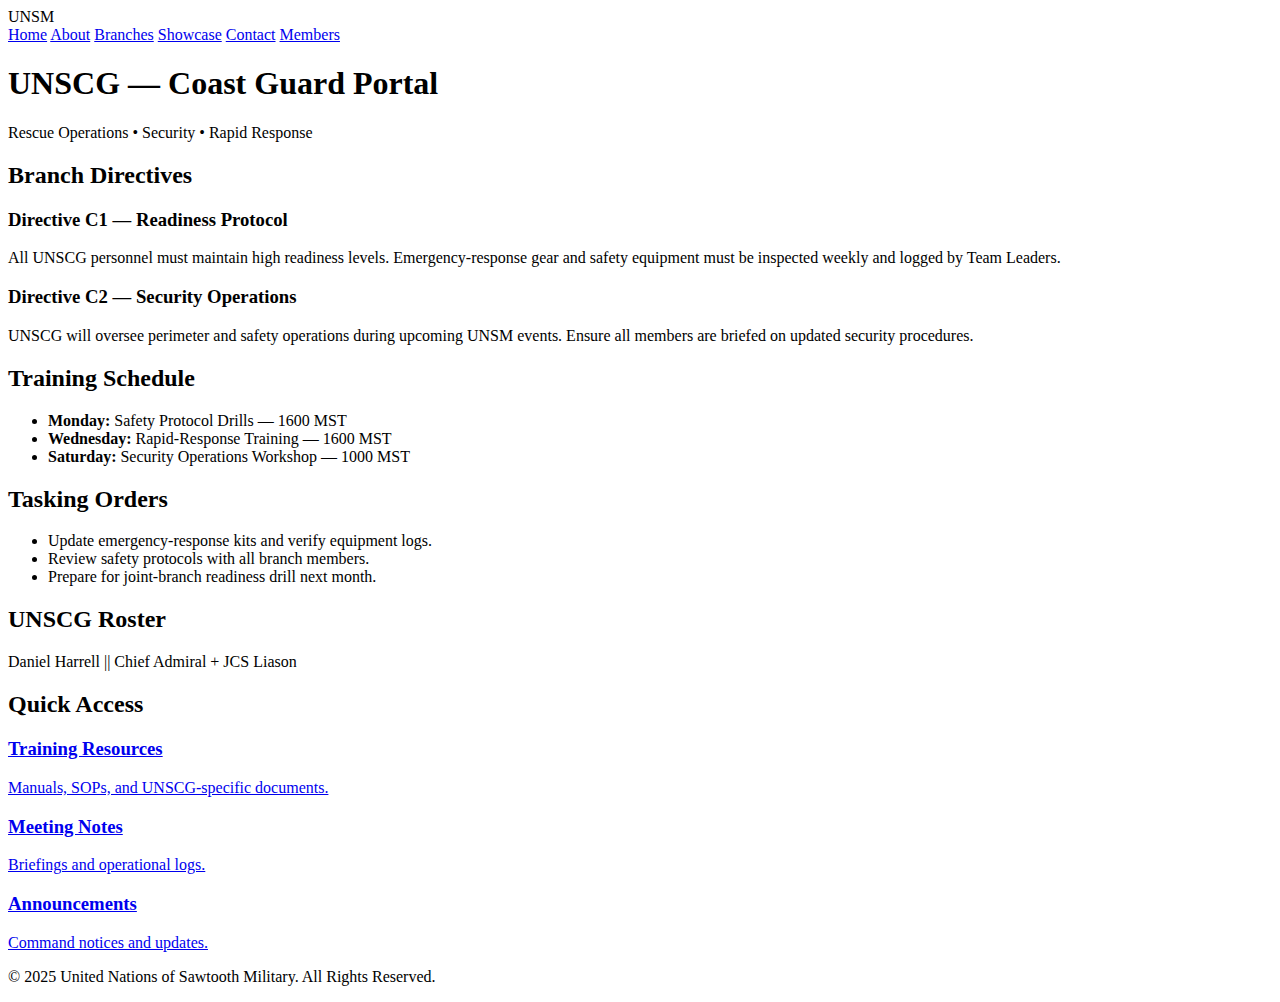
<file: unscg.html>
<!DOCTYPE html>
<html lang="en">
<head>
    <meta charset="UTF-8">
    <meta name="viewport" content="width=device-width, initial-scale=1.0">
    <title>UNSCG Portal | UNSM Members</title>
    <link rel="stylesheet" href="C:\Users\morch7526\OneDrive - West Ada School District\Club Website/style.css">
</head>

<body>
    <header>
        <div class="logo">UNSM</div>
        <nav>
            <a href="../index.html">Home</a>
            <a href="../about.html">About</a>
            <a href="../branches.html">Branches</a>
            <a href="../showcase.html">Showcase</a>
            <a href="../contact.html">Contact</a>
            <a href="index-member.html" class="active">Members</a>
        </nav>
    </header>

    <section class="page-header coastguard-header">
        <h1>UNSCG — Coast Guard Portal</h1>
        <p>Rescue Operations • Security • Rapid Response</p>
    </section>

    <!-- DIRECTIVES -->
    <section class="branch-internal">
        <h2>Branch Directives</h2>

        <div class="internal-card coastguard-border">
            <h3>Directive C1 — Readiness Protocol</h3>
            <p>
                All UNSCG personnel must maintain high readiness levels. Emergency‑response gear and safety equipment 
                must be inspected weekly and logged by Team Leaders.
            </p>
        </div>

        <div class="internal-card coastguard-border">
            <h3>Directive C2 — Security Operations</h3>
            <p>
                UNSCG will oversee perimeter and safety operations during upcoming UNSM events. Ensure all members 
                are briefed on updated security procedures.
            </p>
        </div>
    </section>

    <!-- TRAINING SCHEDULE -->
    <section class="branch-internal">
        <h2>Training Schedule</h2>

        <div class="internal-card coastguard-border">
            <ul class="notes-list">
                <li><strong>Monday:</strong> Safety Protocol Drills — 1600 MST</li>
                <li><strong>Wednesday:</strong> Rapid‑Response Training — 1600 MST</li>
                <li><strong>Saturday:</strong> Security Operations Workshop — 1000 MST</li>
            </ul>
        </div>
    </section>

    <!-- TASKING ORDERS -->
    <section class="branch-internal">
        <h2>Tasking Orders</h2>

        <div class="internal-card coastguard-border">
            <ul class="notes-list">
                <li>Update emergency‑response kits and verify equipment logs.</li>
                <li>Review safety protocols with all branch members.</li>
                <li>Prepare for joint‑branch readiness drill next month.</li>
            </ul>
        </div>
    </section>

    <!-- ROSTER -->
    <section class="branch-internal">
        <h2>UNSCG Roster</h2>

        <div class="internal-card coastguard-border">
            <p> Daniel Harrell || Chief Admiral + JCS Liason</p>
        </div>
    </section>

    <!-- QUICK LINKS -->
    <section class="branch-internal">
        <h2>Quick Access</h2>

        <div class="member-grid">
            <a class="member-card" href="resources.html">
                <h3>Training Resources</h3>
                <p>Manuals, SOPs, and UNSCG‑specific documents.</p>
            </a>

            <a class="member-card" href="notes.html">
                <h3>Meeting Notes</h3>
                <p>Briefings and operational logs.</p>
            </a>

            <a class="member-card" href="announcements.html">
                <h3>Announcements</h3>
                <p>Command notices and updates.</p>
            </a>
        </div>
    </section>

    <footer>
        <p>© 2025 United Nations of Sawtooth Military. All Rights Reserved.</p>
    </footer>
</body>
</html>
</file>
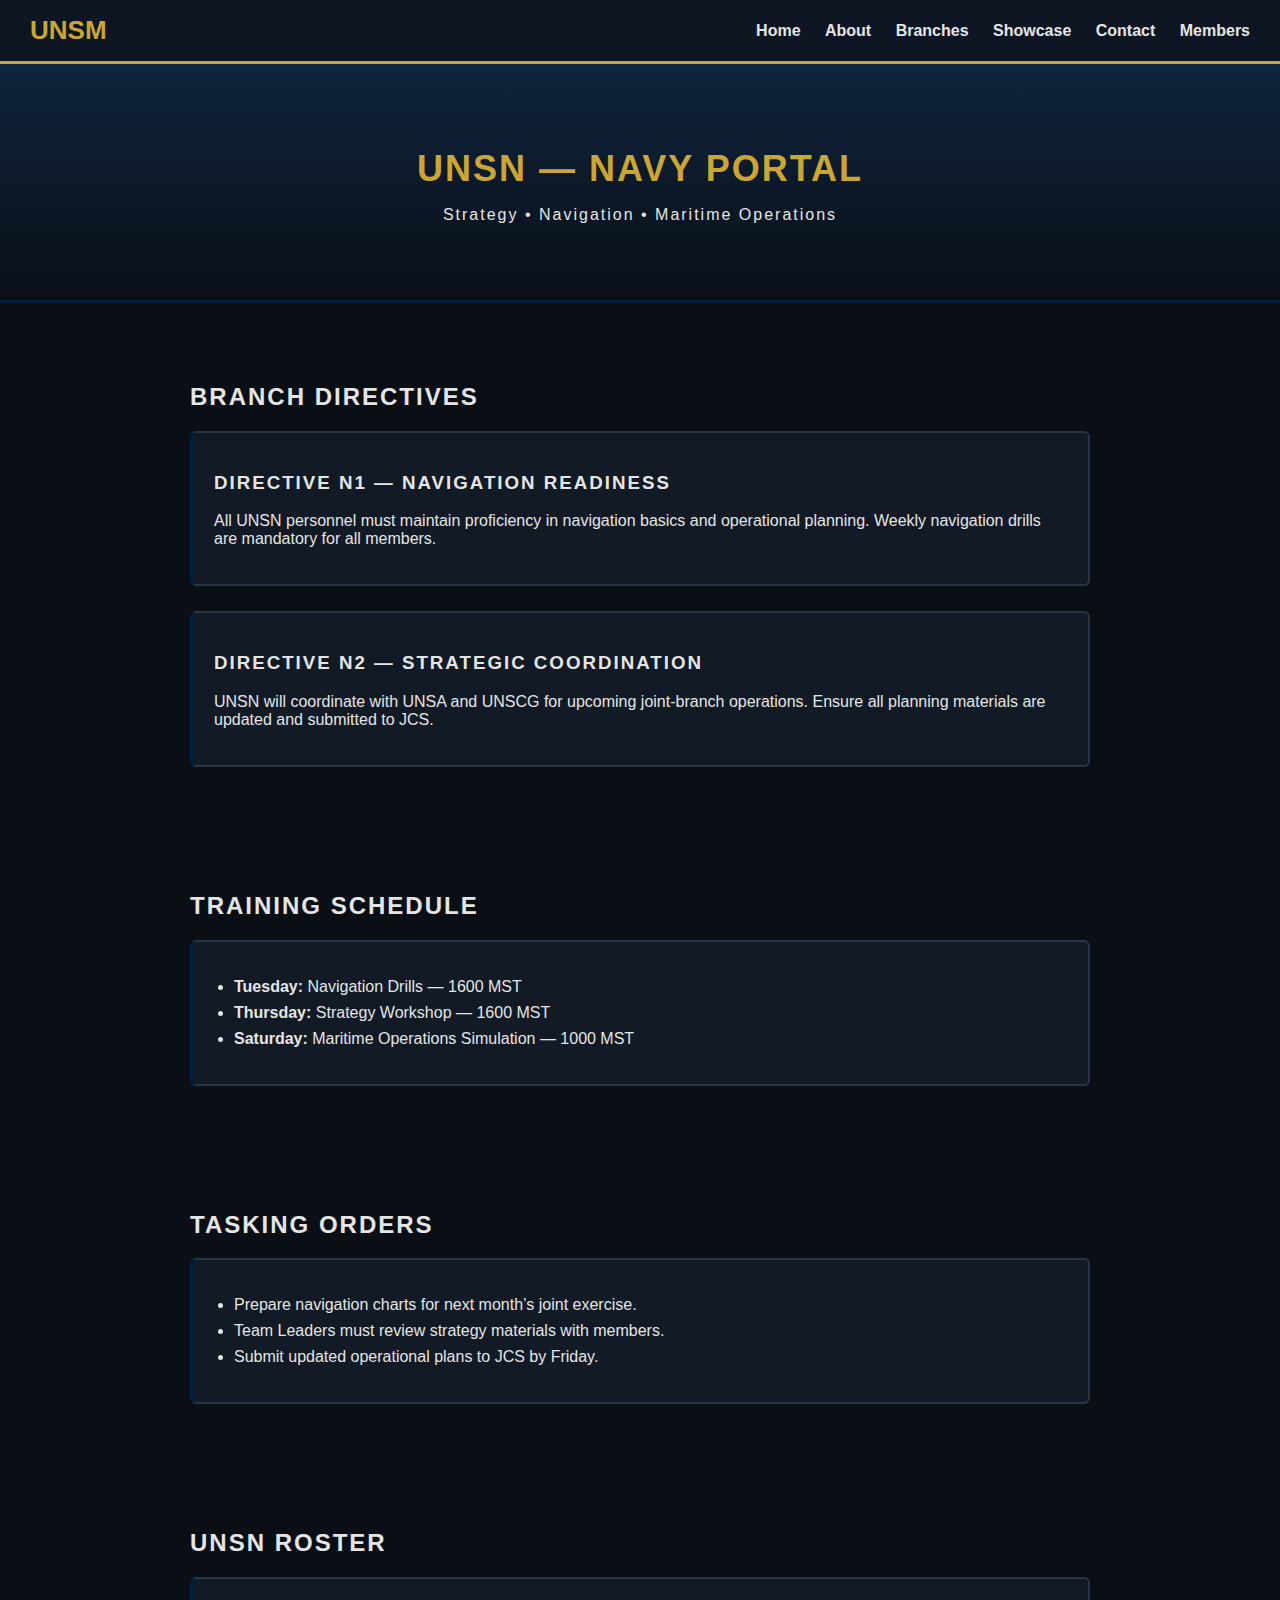
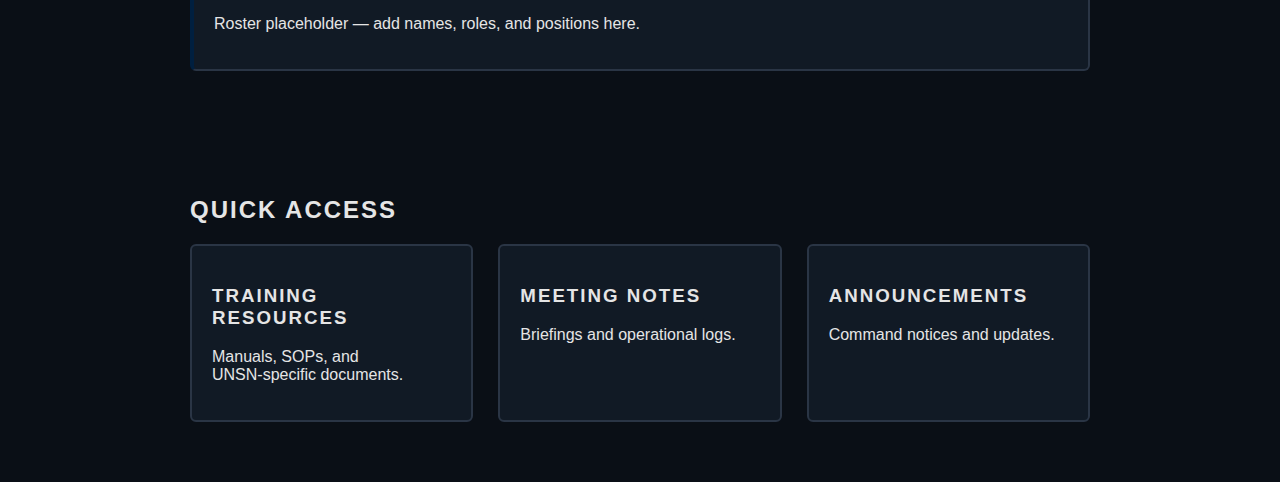
<file: unsn.html>
<!DOCTYPE html>
<html lang="en">
<head>
    <meta charset="UTF-8">
    <meta name="viewport" content="width=device-width, initial-scale=1.0">
    <title>UNSN Portal | UNSM Members</title>
    <link rel="stylesheet" href="style.css">
</head>

<body>
    <header>
        <div class="logo">UNSM</div>
        <nav>
            <a href="index.html">Home</a>
            <a href="about.html">About</a>
            <a href="branches.html">Branches</a>
            <a href="showcase.html">Showcase</a>
            <a href="contact.html">Contact</a>
            <a href="index-member.html" class="active">Members</a>
        </nav>
    </header>

    <section class="page-header navy-header">
        <h1>UNSN — Navy Portal</h1>
        <p>Strategy • Navigation • Maritime Operations</p>
    </section>

    <!-- DIRECTIVES -->
    <section class="branch-internal">
        <h2>Branch Directives</h2>

        <div class="internal-card navy-border">
            <h3>Directive N1 — Navigation Readiness</h3>
            <p>
                All UNSN personnel must maintain proficiency in navigation basics and operational planning. Weekly 
                navigation drills are mandatory for all members.
            </p>
        </div>

        <div class="internal-card navy-border">
            <h3>Directive N2 — Strategic Coordination</h3>
            <p>
                UNSN will coordinate with UNSA and UNSCG for upcoming joint‑branch operations. Ensure all planning 
                materials are updated and submitted to JCS.
            </p>
        </div>
    </section>

    <!-- TRAINING SCHEDULE -->
    <section class="branch-internal">
        <h2>Training Schedule</h2>

        <div class="internal-card navy-border">
            <ul class="notes-list">
                <li><strong>Tuesday:</strong> Navigation Drills — 1600 MST</li>
                <li><strong>Thursday:</strong> Strategy Workshop — 1600 MST</li>
                <li><strong>Saturday:</strong> Maritime Operations Simulation — 1000 MST</li>
            </ul>
        </div>
    </section>

    <!-- TASKING ORDERS -->
    <section class="branch-internal">
        <h2>Tasking Orders</h2>

        <div class="internal-card navy-border">
            <ul class="notes-list">
                <li>Prepare navigation charts for next month’s joint exercise.</li>
                <li>Team Leaders must review strategy materials with members.</li>
                <li>Submit updated operational plans to JCS by Friday.</li>
            </ul>
        </div>
    </section>

    <!-- ROSTER -->
    <section class="branch-internal">
        <h2>UNSN Roster</h2>

        <div class="internal-card navy-border">
            <p>Roster placeholder — add names, roles, and positions here.</p>
        </div>
    </section>

    <!-- QUICK LINKS -->
    <section class="branch-internal">
        <h2>Quick Access</h2>

        <div class="member-grid">
            <a class="member-card" href="resources.html">
                <h3>Training Resources</h3>
                <p>Manuals, SOPs, and UNSN‑specific documents.</p>
            </a>

            <a class="member-card" href="notes.html">
                <h3>Meeting Notes</h3>
                <p>Briefings and operational logs.</p>
            </a>

            <a class="member-card" href="announcements.html">
                <h3>Announcements</h3>
                <p>Command notices and updates.</p>
            </a>
        </div>
    </section>
</file>
<file: style.css>
/* ====== GLOBAL ====== */
body {
    margin: 0;
    font-family: "Roboto Condensed", Arial, sans-serif;
    background-color: #0A0F16;
    color: #E5E5E5;
}

h1, h2, h3 {
    letter-spacing: 2px;
    font-weight: 700;
    text-transform: uppercase;
}

/* ====== HEADER ====== */
header {
    background-color: #0D1622;
    padding: 15px 30px;
    display: flex;
    justify-content: space-between;
    align-items: center;
    border-bottom: 3px solid #C9A635;
}

header .logo {
    font-size: 26px;
    font-weight: 900;
    color: #C9A635;
}

nav a {
    color: #E5E5E5;
    margin-left: 20px;
    text-decoration: none;
    font-weight: bold;
}

nav a:hover {
    color: #C9A635;
}

/* ====== HERO ====== */
.hero {
    position: relative;
    height: 350px;
    background: url('assets/images/military-bg.jpg') center/cover no-repeat;
    display: flex;
    justify-content: center;
    align-items: center;
}

.hero-overlay {
    position: absolute;
    width: 100%;
    height: 100%;
    background: rgba(10, 15, 22, 0.7);
}

.hero-content {
    position: relative;
    text-align: center;
    z-index: 2;
}

.hero h1 {
    font-size: 40px;
    margin-bottom: 10px;
    color: #C9A635;
}

.hero p {
    font-size: 18px;
    letter-spacing: 3px;
}

/* ====== DIRECTIVE ====== */
.directive {
    padding: 40px 20px;
    max-width: 900px;
    margin: auto;
    text-align: center;
    border-top: 2px solid #C9A635;
    border-bottom: 2px solid #C9A635;
}

.directive h2 {
    margin-bottom: 15px;
}

/* ====== BRANCHES ====== */
.branches {
    padding: 40px 20px;
    text-align: center;
}

.branch-grid {
    display: grid;
    grid-template-columns: repeat(auto-fit, minmax(240px, 1fr));
    gap: 25px;
    margin-top: 20px;
}

.branch-card {
    background-color: #111A25;
    padding: 20px;
    border-radius: 6px;
    border: 2px solid #2A3545;
    position: relative;
    text-align: left;
}

.branch-card .stripe {
    height: 6px;
    width: 100%;
    margin-bottom: 10px;
}

/* Branch stripes */
.army .stripe { background-color: #4B5320; }
.navy .stripe { background-color: #001F3F; }
.coastguard .stripe { background-color: #B22222; }
.jcs .stripe { background-color: #C9A635; }

/* ====== FOOTER ====== */
footer {
    text-align: center;
    padding: 20px;
    background-color: #0D1622;
    margin-top: 40px;
    border-top: 3px solid #C9A635;
}
/* ====== PAGE HEADER ====== */
.page-header {
    text-align: center;
    padding: 60px 20px;
    background: linear-gradient(to bottom, #0F243E, #0A0F16);
    border-bottom: 3px solid #C9A635;
}

.page-header h1 {
    color: #C9A635;
    font-size: 36px;
    margin-bottom: 10px;
}
/* ====== SHOWCASE SECTIONS ====== */
.showcase-section {
    max-width: 1000px;
    margin: 40px auto;
    padding: 20px;
}

.section-desc {
    margin-bottom: 20px;
    font-size: 15px;
    color: #C9C9C9;
}

/* ====== GALLERY GRID ====== */
.gallery-grid {
    display: grid;
    grid-template-columns: repeat(auto-fit, minmax(260px, 1fr));
    gap: 25px;
}

.gallery-card {
    background-color: #111A25;
    padding: 15px;
    border-radius: 6px;
    border: 2px solid #2A3545;
}

.gallery-img {
    height: 160px;
    background-color: #0D1622;
    border: 2px solid #2A3545;
    border-radius: 4px;
    margin-bottom: 10px;
}

/* Placeholder for now */
.placeholder {
    background: repeating-linear-gradient(
        45deg,
        #1A2433,
        #1A2433 10px,
        #0F1622 10px,
        #0F1622 20px
    );
}

/* ====== ACHIEVEMENTS ====== */
.achievement-list {
    padding-left: 20px;
}

.achievement-list li {
    margin-bottom: 8px;
}

/* ====== EVENTS LOG ====== */
.event-log {
    display: grid;
    gap: 20px;
}

.event-entry {
    background-color: #111A25;
    padding: 15px;
    border-left: 4px solid #C9A635;
    border-radius: 4px;
}
/* ====== CONTACT PAGE ====== */
.contact-section {
    max-width: 900px;
    margin: 40px auto;
    padding: 25px;
    background-color: #111A25;
    border-left: 4px solid #C9A635;
    border-radius: 6px;
}

.contact-box {
    background-color: #0D1622;
    padding: 15px;
    border: 2px solid #2A3545;
    border-radius: 6px;
    margin-top: 15px;
}

.contact-list {
    margin-top: 15px;
    padding-left: 20px;
}

.contact-list li {
    margin-bottom: 8px;
}

/* Join Button */
.join-button {
    display: inline-block;
    margin-top: 15px;
    padding: 12px 20px;
    background-color: #C9A635;
    color: #0A0F16;
    font-weight: bold;
    text-decoration: none;
    border-radius: 4px;
    letter-spacing: 1px;
}

.join-button:hover {
    background-color: #b08f2e;
}
/* ====== MEMBER DASHBOARD ====== */
.member-dashboard {
    max-width: 1000px;
    margin: 40px auto;
    padding: 20px;
}

.orders-box {
    background-color: #111A25;
    padding: 15px;
    border-left: 4px solid #C9A635;
    border-radius: 6px;
    border: 2px solid #2A3545;
}

/* ====== MEMBER GRID ====== */
.member-grid {
    display: grid;
    grid-template-columns: repeat(auto-fit, minmax(240px, 1fr));
    gap: 25px;
    margin-top: 20px;
}

.member-card {
    display: block;
    background-color: #111A25;
    padding: 20px;
    border-radius: 6px;
    border: 2px solid #2A3545;
    text-decoration: none;
    color: #E5E5E5;
    transition: 0.2s;
}

.member-card:hover {
    border-color: #C9A635;
    background-color: #0D1622;
}
/* ====== ANNOUNCEMENTS ====== */
.announcement-section {
    max-width: 900px;
    margin: 40px auto;
    padding: 20px;
}

.announcement-card {
    background-color: #111A25;
    padding: 20px;
    border-left: 4px solid #C9A635;
    border-radius: 6px;
    border: 2px solid #2A3545;
    margin-bottom: 25px;
}

.announcement-card h3 {
    margin-bottom: 5px;
}

.announcement-date {
    font-size: 14px;
    color: #C9C9C9;
    margin-bottom: 10px;
}
/* ====== RESOURCES PAGE ====== */
.resource-section {
    max-width: 900px;
    margin: 40px auto;
    padding: 25px;
    background-color: #111A25;
    border-left: 4px solid #C9A635;
    border-radius: 6px;
    border: 2px solid #2A3545;
}

.resource-desc {
    margin-bottom: 15px;
    color: #C9C9C9;
}

.resource-list {
    padding-left: 20px;
}

.resource-list li {
    margin-bottom: 8px;
}
/* ====== MEETING NOTES ====== */
.notes-section {
    max-width: 900px;
    margin: 40px auto;
    padding: 20px;
}

.notes-card {
    background-color: #111A25;
    padding: 20px;
    border-left: 4px solid #C9A635;
    border-radius: 6px;
    border: 2px solid #2A3545;
    margin-bottom: 25px;
}

.notes-card h3 {
    margin-bottom: 10px;
}

.notes-list {
    padding-left: 20px;
}

.notes-list li {
    margin-bottom: 8px;
}


.page-header p {
    letter-spacing: 2px;
    font-size: 16px;
}

/* ====== ABOUT SECTIONS ====== */
.about-section {
    max-width: 900px;
    margin: 40px auto;
    padding: 20px;
    border-left: 4px solid #C9A635;
    background-color: #111A25;
    border-radius: 6px;
}

.about-section h2 {
    margin-bottom: 10px;
}

.structure-list {
    margin-top: 15px;
    padding-left: 20px;
}

.structure-list li {
    margin-bottom: 8px;
}
/* ====== BRANCH PAGE SECTIONS ====== */
.branch-section {
    max-width: 900px;
    margin: 40px auto;
    padding: 25px;
    background-color: #111A25;
    border-radius: 6px;
    border-left: 4px solid #2A3545;
}

.branch-title {
    display: flex;
    align-items: center;
    margin-bottom: 10px;
}

.branch-title h2 {
    margin-left: 10px;
}

/* Branch stripes */
.army-stripe { background-color: #4B5320; height: 8px; width: 40px; }
.navy-stripe { background-color: #001F3F; height: 8px; width: 40px; }
.coastguard-stripe { background-color: #B22222; height: 8px; width: 40px; }
.jcs-stripe { background-color: #C9A635; height: 8px; width: 40px; }

.branch-list {
    margin-top: 15px;
    padding-left: 20px;
}

.branch-list li {
    margin-bottom: 8px;
}
/* ====== UNSA HEADER ====== */
.army-header {
    border-bottom: 3px solid #4B5320;
}

/* ====== INTERNAL BRANCH SECTIONS ====== */
.branch-internal {
    max-width: 900px;
    margin: 40px auto;
    padding: 20px;
}

.internal-card {
    background-color: #111A25;
    padding: 20px;
    border-left: 4px solid #4B5320;
    border-radius: 6px;
    border: 2px solid #2A3545;
    margin-bottom: 25px;
}
/* ====== UNSN HEADER ====== */
.navy-header {
    border-bottom: 3px solid #001F3F;
}

/* Navy border for internal cards */
.navy-border {
    border-left: 4px solid #001F3F !important;
}
/* ====== UNSCG HEADER ====== */
.coastguard-header {
    border-bottom: 3px solid #B22222;
}

/* Coast Guard border for internal cards */
.coastguard-border {
    border-left: 4px solid #B22222 !important;
}
/* ====== JCS HEADER ====== */
.jcs-header {
    border-bottom: 3px solid #C9A635;
}

/* JCS border for internal cards */
.jcs-border {
    border-left: 4px solid #C9A635 !important;
}
</file>
